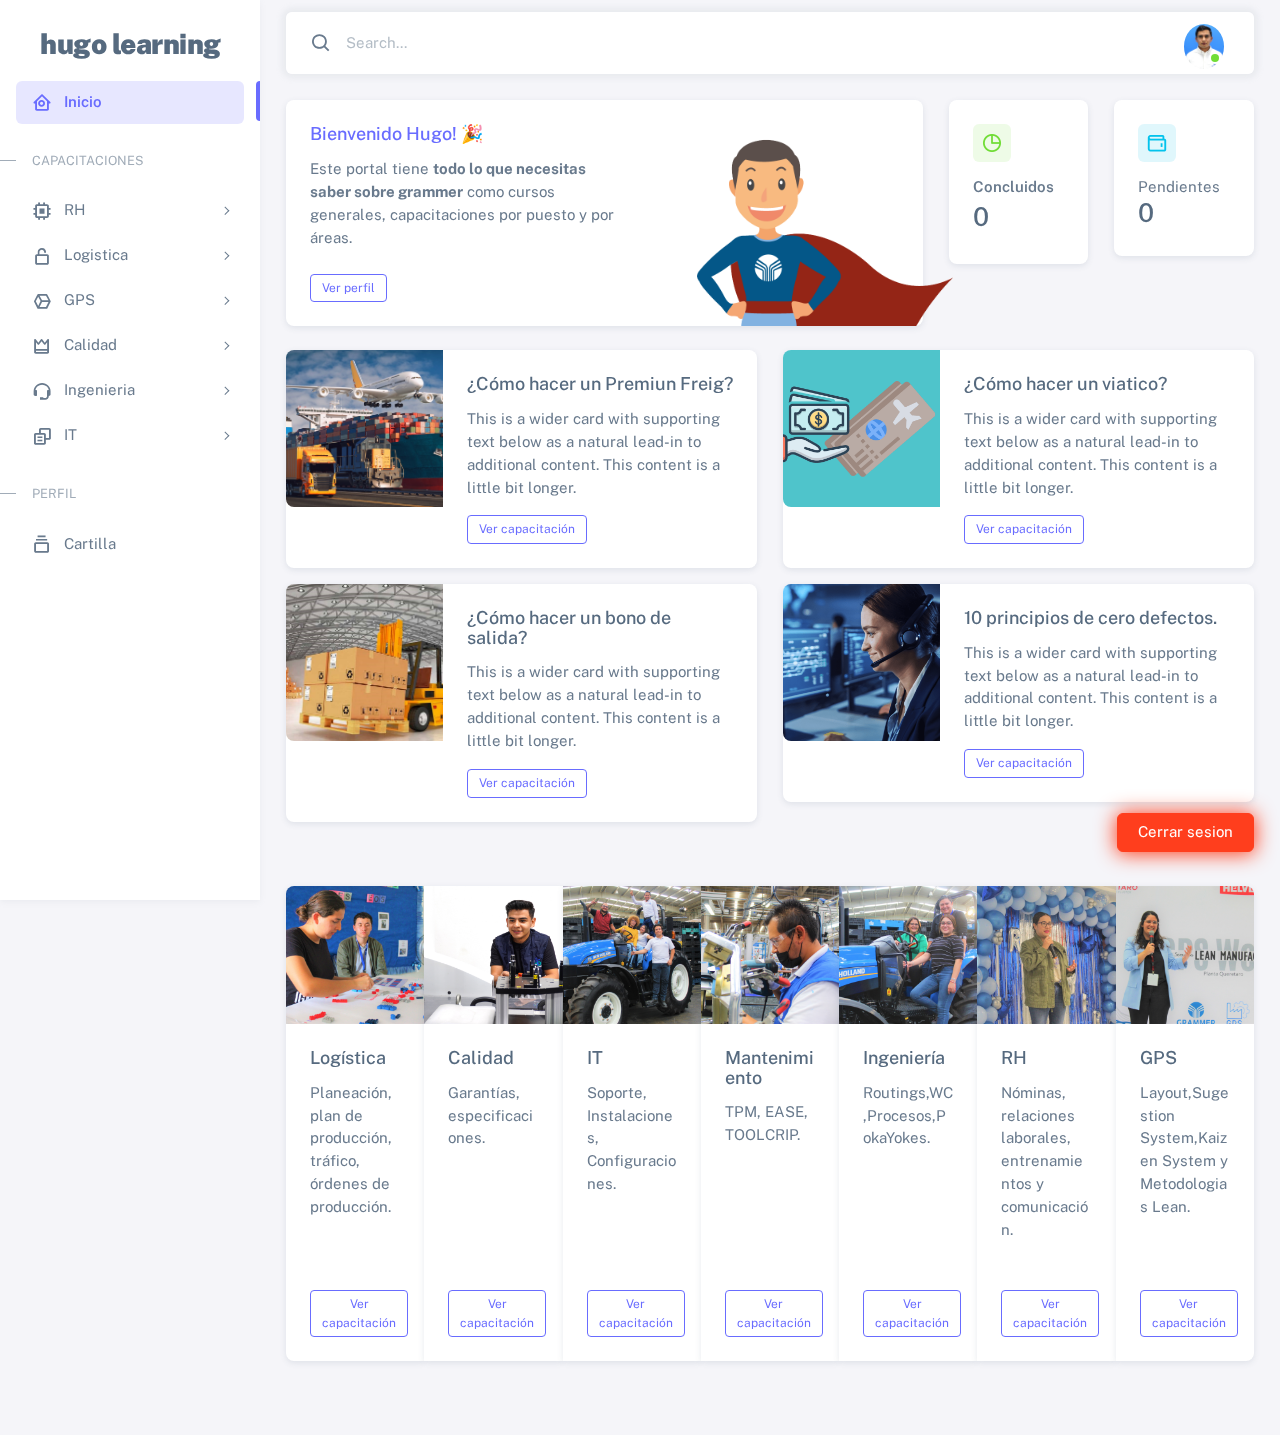
<file: index.html>
<!DOCTYPE html>

<html
        lang="en"
        class="light-style layout-menu-fixed"
        dir="ltr"
        data-theme="theme-default"
        data-assets-path="assets/"
        data-template="vertical-menu-template-free"
>
<head>
    <meta charset="utf-8"/>
    <meta
            name="viewport"
            content="width=device-width, initial-scale=1.0, user-scalable=no, minimum-scale=1.0, maximum-scale=1.0"
    />

    <title>Hugo Learning</title>

    <meta name="description" content=""/>

    <!-- Favicon -->
    <link rel="icon" type="image/x-icon" href="images/icono/iconosup.png" />

    <!-- Fonts -->
    <link rel="preconnect" href="https://fonts.googleapis.com"/>
    <link rel="preconnect" href="https://fonts.gstatic.com" crossorigin/>
    <link
            href="https://fonts.googleapis.com/css2?family=Public+Sans:ital,wght@0,300;0,400;0,500;0,600;0,700;1,300;1,400;1,500;1,600;1,700&display=swap"
            rel="stylesheet"
    />

    <!-- Icons. Uncomment required icon fonts -->
    <link rel="stylesheet" href="assets/vendor/fonts/boxicons.css"/>

    <!-- Core CSS -->
    <link rel="stylesheet" href="assets/vendor/css/core.css" class="template-customizer-core-css"/>
    <link rel="stylesheet" href="assets/vendor/css/theme-default.css" class="template-customizer-theme-css"/>
    <link rel="stylesheet" href="assets/css/demo.css"/>

    <!-- Vendors CSS -->
    <link rel="stylesheet" href="assets/vendor/libs/perfect-scrollbar/perfect-scrollbar.css"/>

    <link rel="stylesheet" href="assets/vendor/libs/apex-charts/apex-charts.css"/>

    <!-- Page CSS -->

    <!-- Helpers -->
    <script src="assets/vendor/js/helpers.js"></script>

    <!--! Template customizer & Theme config files MUST be included after core stylesheets and helpers.js in the <head> section -->
    <!--? Config:  Mandatory theme config file contain global vars & default theme options, Set your preferred theme option in this file.  -->
    <script src="assets/js/config.js"></script>
</head>

<body>
<!-- Layout wrapper -->
<div class="layout-wrapper layout-content-navbar">
    <div class="layout-container">
        <!-- Menu -->

        <aside id="layout-menu" class="layout-menu menu-vertical menu bg-menu-theme">
            <div class="app-brand demo">
                <a href="index.html" class="app-brand-link">
              <span class="app-brand-logo demo">

              </span>
                    <span class="app-brand-text demo menu-text fw-bolder ms-2">Hugo Learning</span>
                </a>

                <a href="javascript:void(0);" class="layout-menu-toggle menu-link text-large ms-auto d-block d-xl-none">
                    <i class="bx bx-chevron-left bx-sm align-middle"></i>
                </a>
            </div>

            <div class="menu-inner-shadow"></div>

            <ul class="menu-inner py-1">
                <!-- Dashboard -->
                <li class="menu-item active">
                    <a href="index.html" class="menu-link">
                        <i class="menu-icon tf-icons bx bx-home-circle"></i>
                        <div data-i18n="Analytics">Inicio</div>
                    </a>
                </li>

                <li class="menu-header small text-uppercase">
                    <span class="menu-header-text">Capacitaciones</span>
                </li>
                <li class="menu-item">
                    <a href="javascript:void(0);" class="menu-link menu-toggle">
                        <i class="menu-icon tf-icons bx bx-chip"></i>
                        <div data-i18n="Account Settings">RH</div>
                    </a>
                    <ul class="menu-sub">
                        <li class="menu-item">
                            <a href="pages-account-settings-account.html" class="menu-link">
                                <div data-i18n="Account">Nominas</div>
                            </a>
                        </li>
                        <li class="menu-item">
                            <a href="pages-account-settings-notifications.html" class="menu-link">
                                <div data-i18n="Notifications">Relaciones laborales</div>
                            </a>
                        </li>
                        <li class="menu-item">
                            <a href="pages-account-settings-connections.html" class="menu-link">
                                <div data-i18n="Connections">Entrenamiento</div>
                            </a>
                        </li>
                    </ul>
                </li>
                <li class="menu-item">
                    <a href="javascript:void(0);" class="menu-link menu-toggle">
                        <i class="menu-icon tf-icons bx bx-lock-open-alt"></i>
                        <div data-i18n="Authentications">Logistica</div>
                    </a>
                    <ul class="menu-sub">
                        <li class="menu-item">
                            <a href="capacitacion.html" class="menu-link" target="_blank">
                                <div data-i18n="Basic">Trafico</div>
                            </a>
                        </li>
                        <li class="menu-item">
                            <a href="auth-register-basic.html" class="menu-link" target="_blank">
                                <div data-i18n="Basic">Planeadores</div>
                            </a>
                        </li>
                        <li class="menu-item">
                            <a href="auth-forgot-password-basic.html" class="menu-link">
                                <div data-i18n="Basic">Almacen</div>
                            </a>
                        </li>
                    </ul>
                </li>
                <li class="menu-item">
                    <a href="javascript:void(0);" class="menu-link menu-toggle">
                        <i class="menu-icon tf-icons bx bx-cube-alt"></i>
                        <div data-i18n="Misc">GPS</div>
                    </a>
                    <ul class="menu-sub">
                        <li class="menu-item">
                            <a href="pages-misc-error.html" class="menu-link">
                                <div data-i18n="Error">Ingeniero de GPS</div>
                            </a>
                        </li>
                        <li class="menu-item">
                            <a href="pages-misc-under-maintenance.html" class="menu-link">
                                <div data-i18n="Under Maintenance">Practicante de GPS</div>
                            </a>
                        </li>
                    </ul>
                </li>
                <li class="menu-item">
                    <a href="javascript:void(0);" class="menu-link menu-toggle">
                        <i class="menu-icon tf-icons bx bx-crown"></i>
                        <div data-i18n="Misc">Calidad</div>
                    </a>
                    <ul class="menu-sub">
                        <li class="menu-item">
                            <a href="pages-misc-error.html" class="menu-link">
                                <div data-i18n="Error">Error</div>
                            </a>
                        </li>
                        <li class="menu-item">
                            <a href="pages-misc-under-maintenance.html" class="menu-link">
                                <div data-i18n="Under Maintenance">Under Maintenance</div>
                            </a>
                        </li>
                    </ul>
                </li>
                <li class="menu-item">
                    <a href="javascript:void(0);" class="menu-link menu-toggle">
                        <i class="menu-icon tf-icons bx bx-support"></i>
                        <div data-i18n="Misc">Ingenieria</div>
                    </a>
                    <ul class="menu-sub">
                        <li class="menu-item">
                            <a href="pages-misc-error.html" class="menu-link">
                                <div data-i18n="Error">Error</div>
                            </a>
                        </li>
                        <li class="menu-item">
                            <a href="pages-misc-under-maintenance.html" class="menu-link">
                                <div data-i18n="Under Maintenance">Under Maintenance</div>
                            </a>
                        </li>
                    </ul>
                </li>
                <li class="menu-item">
                    <a href="javascript:void(0);" class="menu-link menu-toggle">
                        <i class="menu-icon tf-icons bx bx-copy-alt"></i>
                        <div data-i18n="Misc">IT</div>
                    </a>
                    <ul class="menu-sub">
                        <li class="menu-item">
                            <a href="pages-misc-error.html" class="menu-link">
                                <div data-i18n="Error">Error</div>
                            </a>
                        </li>
                        <li class="menu-item">
                            <a href="pages-misc-under-maintenance.html" class="menu-link">
                                <div data-i18n="Under Maintenance">Under Maintenance</div>
                            </a>
                        </li>
                    </ul>
                </li>
                <!-- Components -->
                <li class="menu-header small text-uppercase"><span class="menu-header-text">Perfil</span></li>
                <!-- Cards -->
                <li class="menu-item">
                    <a href="cards-basic.html" class="menu-link">
                        <i class="menu-icon tf-icons bx bx-collection"></i>
                        <div data-i18n="Basic">Cartilla</div>
                    </a>
                </li>

            </ul>
        </aside>
        <!-- / Menu -->

        <!-- Layout container -->
        <div class="layout-page">
            <!-- Navbar -->

            <nav
                    class="layout-navbar container-xxl navbar navbar-expand-xl navbar-detached align-items-center bg-navbar-theme"
                    id="layout-navbar"
            >
                <div class="layout-menu-toggle navbar-nav align-items-xl-center me-3 me-xl-0 d-xl-none">
                    <a class="nav-item nav-link px-0 me-xl-4" href="javascript:void(0)">
                        <i class="bx bx-menu bx-sm"></i>
                    </a>
                </div>

                <div class="navbar-nav-right d-flex align-items-center" id="navbar-collapse">
                    <!-- Search -->
                    <div class="navbar-nav align-items-center">
                        <div class="nav-item d-flex align-items-center">
                            <i class="bx bx-search fs-4 lh-0"></i>
                            <input
                                    type="text"
                                    class="form-control border-0 shadow-none"
                                    placeholder="Search..."
                                    aria-label="Search..."
                            />
                        </div>
                    </div>
                    <!-- /Search -->

                    <ul class="navbar-nav flex-row align-items-center ms-auto">
                        <!-- Place this tag where you want the button to render. -->

                        <!-- User -->
                        <li class="nav-item navbar-dropdown dropdown-user dropdown">
                            <a class="nav-link dropdown-toggle hide-arrow" href="javascript:void(0);"
                               data-bs-toggle="dropdown">
                                <div class="avatar avatar-online">
                                    <img src="images/00030292.png" alt class="w-px-40 h-auto rounded-circle"/>
                                </div>
                            </a>
                            <ul class="dropdown-menu dropdown-menu-end">
                                <li>
                                    <a class="dropdown-item" href="#">
                                        <div class="d-flex">
                                            <div class="flex-shrink-0 me-3">
                                                <div class="avatar avatar-online">
                                                    <img src="images/00030292.png" alt
                                                         class="w-px-40 h-auto rounded-circle"/>
                                                </div>
                                            </div>
                                            <div class="flex-grow-1">
                                                <span class="fw-semibold d-block">Señor Hugo</span>
                                                <small class="text-muted">Admin</small>
                                            </div>
                                        </div>
                                    </a>
                                </li>
                                <li>
                                    <div class="dropdown-divider"></div>
                                </li>
                                <li>
                                    <a class="dropdown-item" href="#">
                                        <i class="bx bx-user me-2"></i>
                                        <span class="align-middle">Mi perfil</span>
                                    </a>
                                </li>
                                <li>
                                    <a class="dropdown-item" href="#">
                                        <i class="bx bx-cog me-2"></i>
                                        <span class="align-middle">Configuraciones</span>
                                    </a>
                                </li>
                                <li>
                                    <div class="dropdown-divider"></div>
                                </li>
                                <li>
                                    <a class="dropdown-item" href="auth-login-basic.html">
                                        <i class="bx bx-power-off me-2"></i>
                                        <span class="align-middle">Cerrar sesion</span>
                                    </a>
                                </li>
                            </ul>
                        </li>
                        <!--/ User -->
                    </ul>
                </div>
            </nav>

            <!-- / Navbar -->

            <!-- Content wrapper -->
            <div class="content-wrapper">
                <!-- Content -->

                <div class="container-xxl flex-grow-1 container-p-y">
                    <div class="row">

                        <div class="col-lg-8 mb-4 order-0">
                            <div class="card">
                                <div class="d-flex align-items-end row">
                                    <div class="col-sm-7">
                                        <div class="card-body">
                                            <h5 class="card-title text-primary">Bienvenido Hugo! 🎉</h5>
                                            <p class="mb-4">
                                                Este portal tiene <span class="fw-bold">todo lo que necesitas saber sobre grammer</span>
                                                 como cursos generales, capacitaciones por puesto y por áreas.
                                            </p>

                                            <a href="javascript:;" class="btn btn-sm btn-outline-primary">Ver perfil</a>
                                        </div>
                                    </div>
                                    <div class="col-sm-5 text-center text-sm-left">
                                        <div class="card-body pb-0 px-0 px-md-4">
                                            <img
                                                    src="images/supergramito.png"
                                                    height="190"
                                                    alt="View Badge User"
                                                    data-app-dark-img="illustrations/man-with-laptop-dark.png"
                                                    data-app-light-img="illustrations/man-with-laptop-light.png"
                                            />
                                        </div>
                                    </div>
                                </div>
                            </div>
                        </div>

                        <div class="col-lg-4 col-md-4 order-1">
                            <div class="row">
                                <div class="col-lg-6 col-md-12 col-6 mb-4">
                                    <div class="card">
                                        <div class="card-body">
                                            <div class="card-title d-flex align-items-start justify-content-between">
                                                <div class="avatar flex-shrink-0">
                                                    <img
                                                            src="assets/img/icons/unicons/chart-success.png"
                                                            alt="chart success"
                                                            class="rounded"
                                                    />
                                                </div>
                                            </div>
                                            <span class="fw-semibold d-block mb-1">Concluidos</span>
                                            <h3 class="card-title mb-2">0</h3>
                                        </div>
                                    </div>
                                </div>
                                <div class="col-lg-6 col-md-12 col-6 mb-4">
                                    <div class="card">
                                        <div class="card-body">
                                            <div class="card-title d-flex align-items-start justify-content-between">
                                                <div class="avatar flex-shrink-0">
                                                    <img
                                                            src="assets/img/icons/unicons/wallet-info.png"
                                                            alt="Credit Card"
                                                            class="rounded"
                                                    />
                                                </div>
                                            </div>
                                            <span>Pendientes</span>
                                            <h3 class="card-title text-nowrap mb-1">0</h3>
                                        </div>
                                    </div>
                                </div>
                            </div>
                        </div>
                    </div>

                    <div class="row mb-5">

                        <div class="col-md-6">
                            <div class="card mb-3">
                                <div class="row g-0">
                                    <div class="col-md-4">
                                        <img class="card-img card-img-left" src="images/premiunfreig.jpg"
                                             alt="Card image"/>
                                    </div>
                                    <div class="col-md-8">
                                        <div class="card-body">
                                            <h5 class="card-title">¿Cómo hacer un Premiun Freig?</h5>
                                            <p class="card-text">
                                                This is a wider card with supporting text below as a natural lead-in to
                                                additional content.
                                                This content is a little bit longer.
                                            </p>
                                            <a href="" class="btn btn-sm btn-outline-primary">Ver capacitación</a>
                                        </div>
                                    </div>
                                </div>
                            </div>
                        </div>

                        <div class="col-md-6">
                            <div class="card mb-3">
                                <div class="row g-0">
                                    <div class="col-md-4">
                                        <img class="card-img card-img-left" src="images/viaticos.png"
                                             alt="Card image"/>
                                    </div>
                                    <div class="col-md-8">
                                        <div class="card-body">
                                            <h5 class="card-title">¿Cómo hacer un viatico?</h5>
                                            <p class="card-text">
                                                This is a wider card with supporting text below as a natural lead-in to
                                                additional content.
                                                This content is a little bit longer.
                                            </p>
                                            <a href="" class="btn btn-sm btn-outline-primary">Ver capacitación</a>
                                        </div>
                                    </div>
                                </div>
                            </div>
                        </div>


                        <div class="col-md-6">
                            <div class="card mb-3">
                                <div class="row g-0">
                                    <div class="col-md-4">
                                        <img class="card-img card-img-left" src="images/bonosalida.png"
                                             alt="Card image"/>
                                    </div>
                                    <div class="col-md-8">
                                        <div class="card-body">
                                            <h5 class="card-title">¿Cómo hacer un bono de salida?</h5>
                                            <p class="card-text">
                                                This is a wider card with supporting text below as a natural lead-in to
                                                additional content.
                                                This content is a little bit longer.
                                            </p>
                                            <a href="" class="btn btn-sm btn-outline-primary">Ver capacitación</a>
                                        </div>
                                    </div>
                                </div>
                            </div>
                        </div>


                        <div class="col-md-6">
                            <div class="card mb-3">
                                <div class="row g-0">
                                    <div class="col-md-4">
                                        <img class="card-img card-img-left" src="images/soporteit.png"
                                             alt="Card image"/>
                                    </div>
                                    <div class="col-md-8">
                                        <div class="card-body">
                                            <h5 class="card-title">10 principios de cero defectos.</h5>
                                            <p class="card-text">
                                                This is a wider card with supporting text below as a natural lead-in to
                                                additional content.
                                                This content is a little bit longer.
                                            </p>
                                            <a href="" class="btn btn-sm btn-outline-primary">Ver capacitación</a>
                                        </div>
                                    </div>
                                </div>
                            </div>
                        </div>

                    </div>


                    <div class="card-group mb-5">
                        <div class="card">
                            <img class="card-img-top" src="images/logistica.png" alt="Card image cap" />
                            <div class="card-body">
                                <h5 class="card-title">Logística</h5>
                                <p class="card-text">
                                    Planeación, plan de producción, tráfico, órdenes de producción.
                                </p>
                            </div>
                            <div class="card-footer">
                                <a href="" class="btn btn-sm btn-outline-primary">Ver capacitación</a>
                            </div>
                        </div>
                        <div class="card">
                            <img class="card-img-top" src="images/calidad.png" alt="Card image cap" />
                            <div class="card-body">
                                <h5 class="card-title">Calidad</h5>
                                <p class="card-text">
                                    Garantías, especificaciones.
                                </p>
                            </div>
                            <div class="card-footer">
                                <a href="" class="btn btn-sm btn-outline-primary">Ver capacitación</a>
                            </div>
                        </div>
                        <div class="card">
                            <img class="card-img-top" src="images/it.png" alt="Card image cap" />
                            <div class="card-body">
                                <h5 class="card-title">IT</h5>
                                <p class="card-text">
                                    Soporte, Instalaciones, Configuraciones.
                                </p>
                            </div>
                            <div class="card-footer">
                                <a href="" class="btn btn-sm btn-outline-primary">Ver capacitación</a>
                            </div>
                        </div>
                        <div class="card">
                            <img class="card-img-top" src="images/mantenimiento.png" alt="Card image cap" />
                            <div class="card-body">
                                <h5 class="card-title">Mantenimiento</h5>
                                <p class="card-text">
                                    TPM, EASE, TOOLCRIP.
                                </p>
                            </div>
                            <div class="card-footer">
                                <a href="" class="btn btn-sm btn-outline-primary">Ver capacitación</a>
                            </div>
                        </div>
                        <div class="card">
                            <img class="card-img-top" src="images/ingenieria.png" alt="Card image cap" />
                            <div class="card-body">
                                <h5 class="card-title">Ingeniería</h5>
                                <p class="card-text">
                                    Routings,WC,Procesos,PokaYokes.
                                </p>
                            </div>
                            <div class="card-footer">
                                <a href="" class="btn btn-sm btn-outline-primary">Ver capacitación</a>
                            </div>
                        </div>
                        <div class="card">
                            <img class="card-img-top" src="images/rh.png" alt="Card image cap" />
                            <div class="card-body">
                                <h5 class="card-title">RH</h5>
                                <p class="card-text">
                                    Nóminas, relaciones laborales, entrenamientos y comunicación.
                                </p>
                            </div>
                            <div class="card-footer">
                                <a href="" class="btn btn-sm btn-outline-primary">Ver capacitación</a>
                            </div>
                        </div>
                        <div class="card">
                            <img class="card-img-top" src="images/gps.png" alt="Card image cap" />
                            <div class="card-body">
                                <h5 class="card-title">GPS</h5>
                                <p class="card-text">
                                    Layout,Sugestion System,Kaizen System y Metodologias Lean.
                                </p>
                            </div>
                            <div class="card-footer">
                                <a href="" class="btn btn-sm btn-outline-primary">Ver capacitación</a>
                            </div>
                        </div>
                    </div>


                </div>
                <!-- / Content -->


                <div class="content-backdrop fade"></div>
            </div>
            <!-- Content wrapper -->
        </div>
        <!-- / Layout page -->
    </div>

    <!-- Overlay -->
    <div class="layout-overlay layout-menu-toggle"></div>
</div>
<!-- / Layout wrapper -->

<div class="buy-now">
    <a
            href="https://themeselection.com/products/sneat-bootstrap-html-admin-template/"
            target="_blank"
            class="btn btn-danger btn-buy-now"
    >Cerrar sesion</a
    >
</div>

<!-- Core JS -->
<!-- build:js assets/vendor/js/core.js -->
<script src="assets/vendor/libs/jquery/jquery.js"></script>
<script src="assets/vendor/libs/popper/popper.js"></script>
<script src="assets/vendor/js/bootstrap.js"></script>
<script src="assets/vendor/libs/perfect-scrollbar/perfect-scrollbar.js"></script>

<script src="assets/vendor/js/menu.js"></script>
<!-- endbuild -->

<!-- Vendors JS -->
<script src="assets/vendor/libs/apex-charts/apexcharts.js"></script>

<!-- Main JS -->
<script src="assets/js/main.js"></script>

<!-- Page JS -->
<script src="assets/js/dashboards-analytics.js"></script>

<!-- Place this tag in your head or just before your close body tag. -->
<script async defer src="https://buttons.github.io/buttons.js"></script>
</body>
</html>
</file>
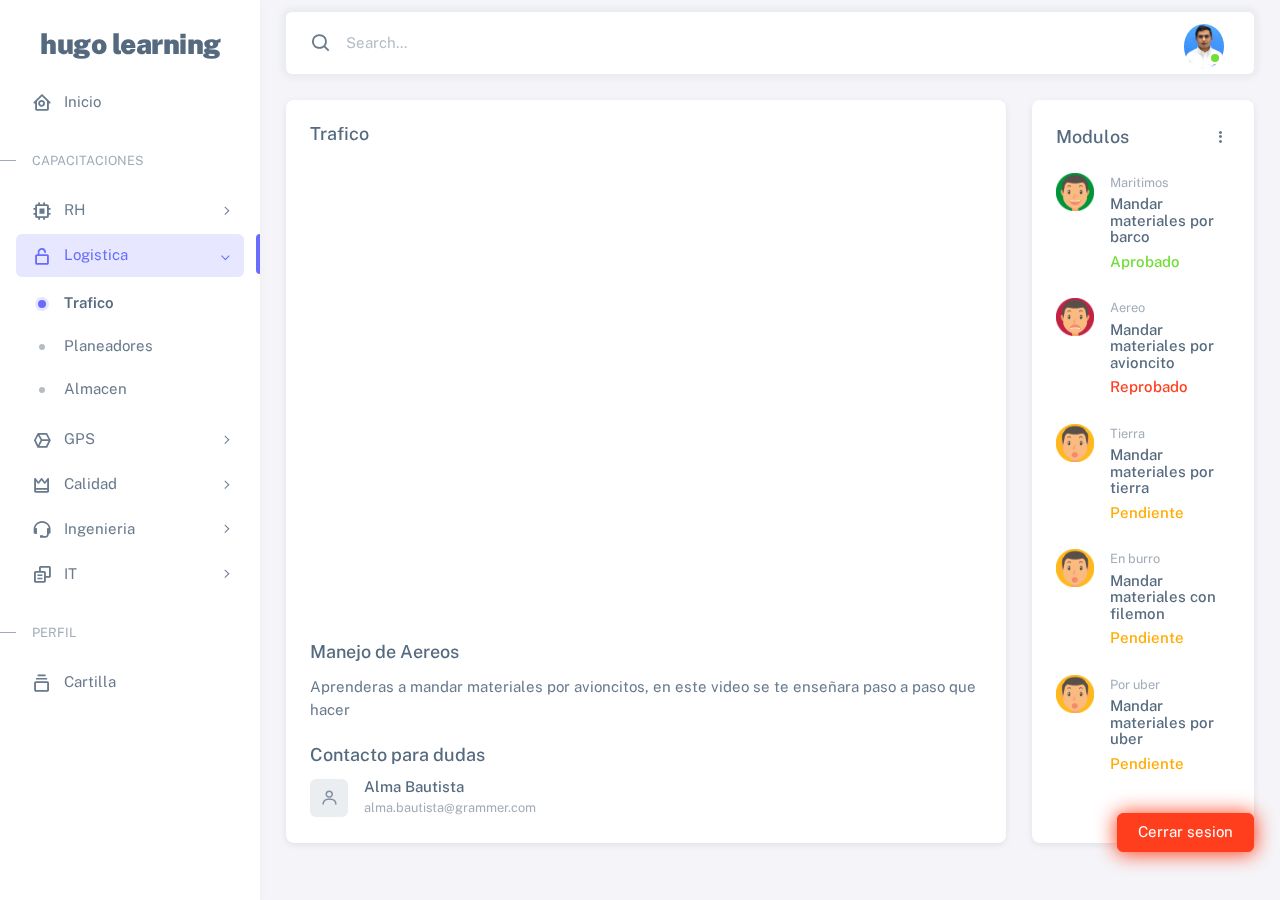
<file: capacitacion.html>
<!DOCTYPE html>

<html
  lang="en"
  class="light-style layout-menu-fixed"
  dir="ltr"
  data-theme="theme-default"
  data-assets-path="assets/"
  data-template="vertical-menu-template-free"
>
  <head>
    <meta charset="utf-8" />
    <meta
      name="viewport"
      content="width=device-width, initial-scale=1.0, user-scalable=no, minimum-scale=1.0, maximum-scale=1.0"
    />

    <title>Hugo Learning</title>

    <meta name="description" content="" />

    <!-- Favicon -->
    <link rel="icon" type="image/x-icon" href="images/icono/iconosup.png" />

    <!-- Fonts -->
    <link rel="preconnect" href="https://fonts.googleapis.com" />
    <link rel="preconnect" href="https://fonts.gstatic.com" crossorigin />
    <link
      href="https://fonts.googleapis.com/css2?family=Public+Sans:ital,wght@0,300;0,400;0,500;0,600;0,700;1,300;1,400;1,500;1,600;1,700&display=swap"
      rel="stylesheet"
    />

    <!-- Icons. Uncomment required icon fonts -->
    <link rel="stylesheet" href="assets/vendor/fonts/boxicons.css" />

    <!-- Core CSS -->
    <link rel="stylesheet" href="assets/vendor/css/core.css" class="template-customizer-core-css" />
    <link rel="stylesheet" href="assets/vendor/css/theme-default.css" class="template-customizer-theme-css" />
    <link rel="stylesheet" href="assets/css/demo.css" />

    <!-- Vendors CSS -->
    <link rel="stylesheet" href="assets/vendor/libs/perfect-scrollbar/perfect-scrollbar.css" />

    <link rel="stylesheet" href="assets/vendor/libs/apex-charts/apex-charts.css" />

    <!-- Page CSS -->

    <!-- Helpers -->
    <script src="assets/vendor/js/helpers.js"></script>

    <!--! Template customizer & Theme config files MUST be included after core stylesheets and helpers.js in the <head> section -->
    <!--? Config:  Mandatory theme config file contain global vars & default theme options, Set your preferred theme option in this file.  -->
    <script src="assets/js/config.js"></script>
  </head>

  <body>
    <!-- Layout wrapper -->
    <div class="layout-wrapper layout-content-navbar">
      <div class="layout-container">
        <!-- Menu -->

        <aside id="layout-menu" class="layout-menu menu-vertical menu bg-menu-theme">
          <div class="app-brand demo">
            <a href="index.html" class="app-brand-link">
              <span class="app-brand-logo demo">

              </span>
              <span class="app-brand-text demo menu-text fw-bolder ms-2">Hugo Learning</span>
            </a>

            <a href="javascript:void(0);" class="layout-menu-toggle menu-link text-large ms-auto d-block d-xl-none">
              <i class="bx bx-chevron-left bx-sm align-middle"></i>
            </a>
          </div>

          <div class="menu-inner-shadow"></div>

          <ul class="menu-inner py-1">
            <!-- Dashboard -->
            <li class="menu-item">
              <a href="index.html" class="menu-link">
                <i class="menu-icon tf-icons bx bx-home-circle"></i>
                <div data-i18n="Analytics">Inicio</div>
              </a>
            </li>

            <li class="menu-header small text-uppercase">
              <span class="menu-header-text">Capacitaciones</span>
            </li>
            <li class="menu-item">
              <a href="javascript:void(0);" class="menu-link menu-toggle">
                <i class="menu-icon tf-icons bx bx-chip"></i>
                <div data-i18n="Account Settings">RH</div>
              </a>
              <ul class="menu-sub">
                <li class="menu-item">
                  <a href="pages-account-settings-account.html" class="menu-link">
                    <div data-i18n="Account">Nominas</div>
                  </a>
                </li>
                <li class="menu-item">
                  <a href="pages-account-settings-notifications.html" class="menu-link">
                    <div data-i18n="Notifications">Relaciones laborales</div>
                  </a>
                </li>
                <li class="menu-item">
                  <a href="pages-account-settings-connections.html" class="menu-link">
                    <div data-i18n="Connections">Entrenamiento</div>
                  </a>
                </li>
              </ul>
            </li>
            <li class="menu-item active open">
              <a href="javascript:void(0);" class="menu-link menu-toggle">
                <i class="menu-icon tf-icons bx bx-lock-open-alt"></i>
                <div data-i18n="Authentications">Logistica</div>
              </a>
              <ul class="menu-sub">
                <li class="menu-item active">
                  <a href="auth-login-basic.html" class="menu-link" target="_blank">
                    <div data-i18n="Basic">Trafico</div>
                  </a>
                </li>
                <li class="menu-item">
                  <a href="auth-register-basic.html" class="menu-link" target="_blank">
                    <div data-i18n="Basic">Planeadores</div>
                  </a>
                </li>
                <li class="menu-item">
                  <a href="auth-forgot-password-basic.html" class="menu-link" target="_blank">
                    <div data-i18n="Basic">Almacen</div>
                  </a>
                </li>
              </ul>
            </li>
            <li class="menu-item">
              <a href="javascript:void(0);" class="menu-link menu-toggle">
                <i class="menu-icon tf-icons bx bx-cube-alt"></i>
                <div data-i18n="Misc">GPS</div>
              </a>
              <ul class="menu-sub">
                <li class="menu-item">
                  <a href="pages-misc-error.html" class="menu-link">
                    <div data-i18n="Error">Ingeniero de GPS</div>
                  </a>
                </li>
                <li class="menu-item">
                  <a href="pages-misc-under-maintenance.html" class="menu-link">
                    <div data-i18n="Under Maintenance">Practicante de GPS</div>
                  </a>
                </li>
              </ul>
            </li>
            <li class="menu-item">
              <a href="javascript:void(0);" class="menu-link menu-toggle">
                <i class="menu-icon tf-icons bx bx-crown"></i>
                <div data-i18n="Misc">Calidad</div>
              </a>
              <ul class="menu-sub">
                <li class="menu-item">
                  <a href="pages-misc-error.html" class="menu-link">
                    <div data-i18n="Error">Error</div>
                  </a>
                </li>
                <li class="menu-item">
                  <a href="pages-misc-under-maintenance.html" class="menu-link">
                    <div data-i18n="Under Maintenance">Under Maintenance</div>
                  </a>
                </li>
              </ul>
            </li>
            <li class="menu-item">
              <a href="javascript:void(0);" class="menu-link menu-toggle">
                <i class="menu-icon tf-icons bx bx-support"></i>
                <div data-i18n="Misc">Ingenieria</div>
              </a>
              <ul class="menu-sub">
                <li class="menu-item">
                  <a href="pages-misc-error.html" class="menu-link">
                    <div data-i18n="Error">Error</div>
                  </a>
                </li>
                <li class="menu-item">
                  <a href="pages-misc-under-maintenance.html" class="menu-link">
                    <div data-i18n="Under Maintenance">Under Maintenance</div>
                  </a>
                </li>
              </ul>
            </li>
            <li class="menu-item">
              <a href="javascript:void(0);" class="menu-link menu-toggle">
                <i class="menu-icon tf-icons bx bx-copy-alt"></i>
                <div data-i18n="Misc">IT</div>
              </a>
              <ul class="menu-sub">
                <li class="menu-item">
                  <a href="pages-misc-error.html" class="menu-link">
                    <div data-i18n="Error">Error</div>
                  </a>
                </li>
                <li class="menu-item">
                  <a href="pages-misc-under-maintenance.html" class="menu-link">
                    <div data-i18n="Under Maintenance">Under Maintenance</div>
                  </a>
                </li>
              </ul>
            </li>
            <!-- Components -->
            <li class="menu-header small text-uppercase"><span class="menu-header-text">Perfil</span></li>
            <!-- Cards -->
            <li class="menu-item">
              <a href="cards-basic.html" class="menu-link">
                <i class="menu-icon tf-icons bx bx-collection"></i>
                <div data-i18n="Basic">Cartilla</div>
              </a>
            </li>

          </ul>
        </aside>
        <!-- / Menu -->

        <!-- Layout container -->
        <div class="layout-page">
          <!-- Navbar -->

          <nav
                  class="layout-navbar container-xxl navbar navbar-expand-xl navbar-detached align-items-center bg-navbar-theme"
                  id="layout-navbar"
          >
            <div class="layout-menu-toggle navbar-nav align-items-xl-center me-3 me-xl-0 d-xl-none">
              <a class="nav-item nav-link px-0 me-xl-4" href="javascript:void(0)">
                <i class="bx bx-menu bx-sm"></i>
              </a>
            </div>

            <div class="navbar-nav-right d-flex align-items-center" id="navbar-collapse">
              <!-- Search -->
              <div class="navbar-nav align-items-center">
                <div class="nav-item d-flex align-items-center">
                  <i class="bx bx-search fs-4 lh-0"></i>
                  <input
                          type="text"
                          class="form-control border-0 shadow-none"
                          placeholder="Search..."
                          aria-label="Search..."
                  />
                </div>
              </div>
              <!-- /Search -->

              <ul class="navbar-nav flex-row align-items-center ms-auto">
                <!-- Place this tag where you want the button to render. -->

                <!-- User -->
                <li class="nav-item navbar-dropdown dropdown-user dropdown">
                  <a class="nav-link dropdown-toggle hide-arrow" href="javascript:void(0);"
                     data-bs-toggle="dropdown">
                    <div class="avatar avatar-online">
                      <img src="images/00030292.png" alt class="w-px-40 h-auto rounded-circle"/>
                    </div>
                  </a>
                  <ul class="dropdown-menu dropdown-menu-end">
                    <li>
                      <a class="dropdown-item" href="#">
                        <div class="d-flex">
                          <div class="flex-shrink-0 me-3">
                            <div class="avatar avatar-online">
                              <img src="images/00030292.png" alt
                                   class="w-px-40 h-auto rounded-circle"/>
                            </div>
                          </div>
                          <div class="flex-grow-1">
                            <span class="fw-semibold d-block">Señor Hugo</span>
                            <small class="text-muted">Admin</small>
                          </div>
                        </div>
                      </a>
                    </li>
                    <li>
                      <div class="dropdown-divider"></div>
                    </li>
                    <li>
                      <a class="dropdown-item" href="#">
                        <i class="bx bx-user me-2"></i>
                        <span class="align-middle">Mi perfil</span>
                      </a>
                    </li>
                    <li>
                      <a class="dropdown-item" href="#">
                        <i class="bx bx-cog me-2"></i>
                        <span class="align-middle">Configuraciones</span>
                      </a>
                    </li>
                    <li>
                      <div class="dropdown-divider"></div>
                    </li>
                    <li>
                      <a class="dropdown-item" href="auth-login-basic.html">
                        <i class="bx bx-power-off me-2"></i>
                        <span class="align-middle">Cerrar sesion</span>
                      </a>
                    </li>
                  </ul>
                </li>
                <!--/ User -->
              </ul>
            </div>
          </nav>

          <!-- / Navbar -->

          <!-- Content wrapper -->
          <div class="content-wrapper">
            <!-- Content -->

            <div class="container-xxl flex-grow-1 container-p-y">

              <div class="row">
                <!-- Order Statistics -->
                <div class="col-md-9 col-lg-9 col-xl-9 order-0 mb-4">
                  <div class="card h-100">
                    <div class="card-header d-flex align-items-center justify-content-between pb-0">
                      <div class="card-title mb-4">
                        <h5 class="m-0 me-2">Trafico</h5>
                      </div>
                    </div>
                    <div class="card-body">
                      <div class="d-flex flex-column align-items-center gap-1" style="height: 50vh;">
                        <iframe style="width: 100%; height: 100%;" src="https://www.youtube.com/embed/0O4CLgXvbjU?si=U8G4zX68-SxHwcA0" title="YouTube video player" frameborder="0" allow="accelerometer; autoplay; clipboard-write; encrypted-media; gyroscope; picture-in-picture; web-share" referrerpolicy="strict-origin-when-cross-origin" allowfullscreen></iframe>
                      </div>
                      <h5 class="card-title mt-4">Manejo de Aereos</h5>
                      <p class="card-text">
                        Aprenderas a mandar materiales por avioncitos, en este video se te enseñara paso a paso que hacer
                      </p>
                      <h5 class="card-title mt-4">Contacto para dudas</h5>
                      <ul class="p-0 m-0">
                        <li class="d-flex">
                          <div class="avatar flex-shrink-0 me-3">
                            <span class="avatar-initial rounded bg-label-secondary"
                              ><i class="bx bx-user"></i
                            ></span>
                          </div>
                          <div class="d-flex w-100 flex-wrap align-items-center justify-content-between gap-2">
                            <div class="me-2">
                              <h6 class="mb-0">Alma Bautista</h6>
                              <small class="text-muted">alma.bautista@grammer.com</small>
                            </div>
                          </div>
                        </li>
                      </ul>
                    </div>
                  </div>
                </div>
                <!--/ Order Statistics -->

                <!-- Transactions -->
                <div class="col-md-3 col-lg-3 order-2 mb-4">
                  <div class="card h-100">
                    <div class="card-header d-flex align-items-center justify-content-between">
                      <h5 class="card-title m-0 me-2">Modulos</h5>
                      <div class="dropdown">
                        <button
                          class="btn p-0"
                          type="button"
                          id="transactionID"
                          data-bs-toggle="dropdown"
                          aria-haspopup="true"
                          aria-expanded="false"
                        >
                          <i class="bx bx-dots-vertical-rounded"></i>
                        </button>
                        <div class="dropdown-menu dropdown-menu-end" aria-labelledby="transactionID">
                          <a class="dropdown-item" href="javascript:void(0);">Last 28 Days</a>
                          <a class="dropdown-item" href="javascript:void(0);">Last Month</a>
                          <a class="dropdown-item" href="javascript:void(0);">Last Year</a>
                        </div>
                      </div>
                    </div>
                    <div class="card-body">
                      <ul class="p-0 m-0">
                        <li class="d-flex mb-4 pb-1">
                          <div class="avatar flex-shrink-0 me-3">
                            <img src="images/semaforo/verde.png" alt="User" class="rounded" />
                          </div>
                          <div class="d-flex w-100 flex-wrap align-items-center justify-content-between gap-2">
                            <div class="me-2">
                              <small class="text-muted d-block mb-1">Maritimos</small>
                              <h6 class="mb-0">Mandar materiales por barco</h6>
                            </div>
                            <div class="user-progress d-flex align-items-center gap-1">
                              <h6 class="mb-0 text-success">Aprobado</h6>
                            </div>
                          </div>
                        </li>
                        <li class="d-flex mb-4 pb-1">
                          <div class="avatar flex-shrink-0 me-3">
                            <img src="images/semaforo/rojo.png" alt="User" class="rounded" />
                          </div>
                          <div class="d-flex w-100 flex-wrap align-items-center justify-content-between gap-2">
                            <div class="me-2">
                              <small class="text-muted d-block mb-1">Aereo</small>
                              <h6 class="mb-0">Mandar materiales por avioncito</h6>
                            </div>
                            <div class="user-progress d-flex align-items-center gap-1">
                              <h6 class="mb-0 text-danger">Reprobado</h6>
                            </div>
                          </div>
                        </li>
                        <li class="d-flex mb-4 pb-1">
                          <div class="avatar flex-shrink-0 me-3">
                            <img src="images/semaforo/amarillo.png" alt="User" class="rounded" />
                          </div>
                          <div class="d-flex w-100 flex-wrap align-items-center justify-content-between gap-2">
                            <div class="me-2">
                              <small class="text-muted d-block mb-1">Tierra</small>
                              <h6 class="mb-0">Mandar materiales por tierra</h6>
                            </div>
                            <div class="user-progress d-flex align-items-center gap-1">
                              <h6 class="mb-0 text-warning">Pendiente</h6>
                            </div>
                          </div>
                        </li>
                        <li class="d-flex mb-4 pb-1">
                          <div class="avatar flex-shrink-0 me-3">
                            <img src="images/semaforo/amarillo.png" alt="User" class="rounded" />
                          </div>
                          <div class="d-flex w-100 flex-wrap align-items-center justify-content-between gap-2">
                            <div class="me-2">
                              <small class="text-muted d-block mb-1">En burro</small>
                              <h6 class="mb-0">Mandar materiales con filemon</h6>
                            </div>
                            <div class="user-progress d-flex align-items-center gap-1">
                              <h6 class="mb-0 text-warning">Pendiente</h6>
                            </div>
                          </div>
                        </li>
                        <li class="d-flex mb-4 pb-1">
                          <div class="avatar flex-shrink-0 me-3">
                            <img src="images/semaforo/amarillo.png" alt="User" class="rounded" />
                          </div>
                          <div class="d-flex w-100 flex-wrap align-items-center justify-content-between gap-2">
                            <div class="me-2">
                              <small class="text-muted d-block mb-1">Por uber</small>
                              <h6 class="mb-0">Mandar materiales por uber</h6>
                            </div>
                            <div class="user-progress d-flex align-items-center gap-1">
                              <h6 class="mb-0 text-warning">Pendiente</h6>
                            </div>
                          </div>
                        </li>
                      </ul>
                    </div>
                  </div>
                </div>
                <!--/ Transactions -->
              </div>
            </div>
            <!-- / Content -->

            <div class="content-backdrop fade"></div>
          </div>
          <!-- Content wrapper -->
        </div>
        <!-- / Layout page -->
      </div>

      <!-- Overlay -->
      <div class="layout-overlay layout-menu-toggle"></div>
    </div>
    <!-- / Layout wrapper -->

    <div class="buy-now">
      <a
              href="https://themeselection.com/products/sneat-bootstrap-html-admin-template/"
              target="_blank"
              class="btn btn-danger btn-buy-now"
      >Cerrar sesion</a
      >
    </div>

    <!-- Core JS -->
    <!-- build:js assets/vendor/js/core.js -->
    <script src="assets/vendor/libs/jquery/jquery.js"></script>
    <script src="assets/vendor/libs/popper/popper.js"></script>
    <script src="assets/vendor/js/bootstrap.js"></script>
    <script src="assets/vendor/libs/perfect-scrollbar/perfect-scrollbar.js"></script>

    <script src="assets/vendor/js/menu.js"></script>
    <!-- endbuild -->

    <!-- Vendors JS -->
    <script src="assets/vendor/libs/apex-charts/apexcharts.js"></script>

    <!-- Main JS -->
    <script src="assets/js/main.js"></script>

    <!-- Page JS -->
    <script src="assets/js/dashboards-analytics.js"></script>

    <!-- Place this tag in your head or just before your close body tag. -->
    <script async defer src="https://buttons.github.io/buttons.js"></script>
  </body>
</html>
</file>
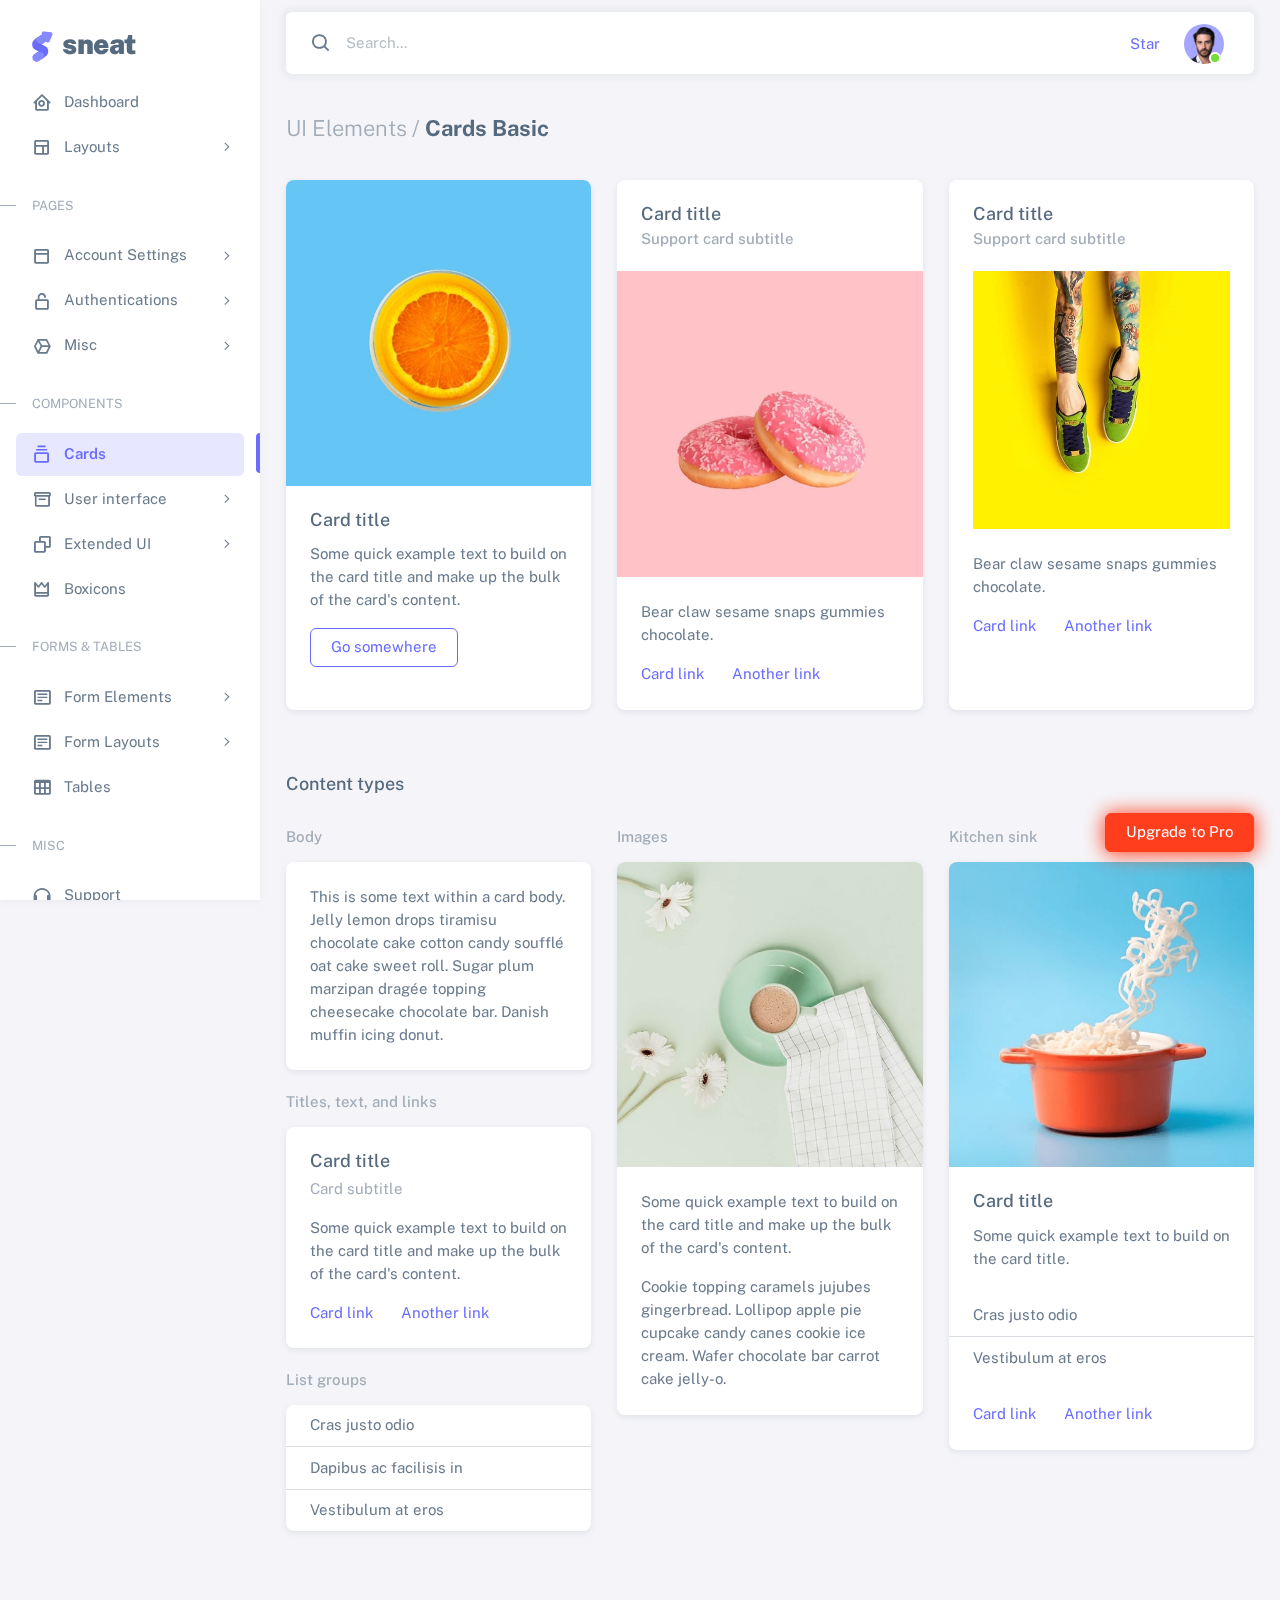
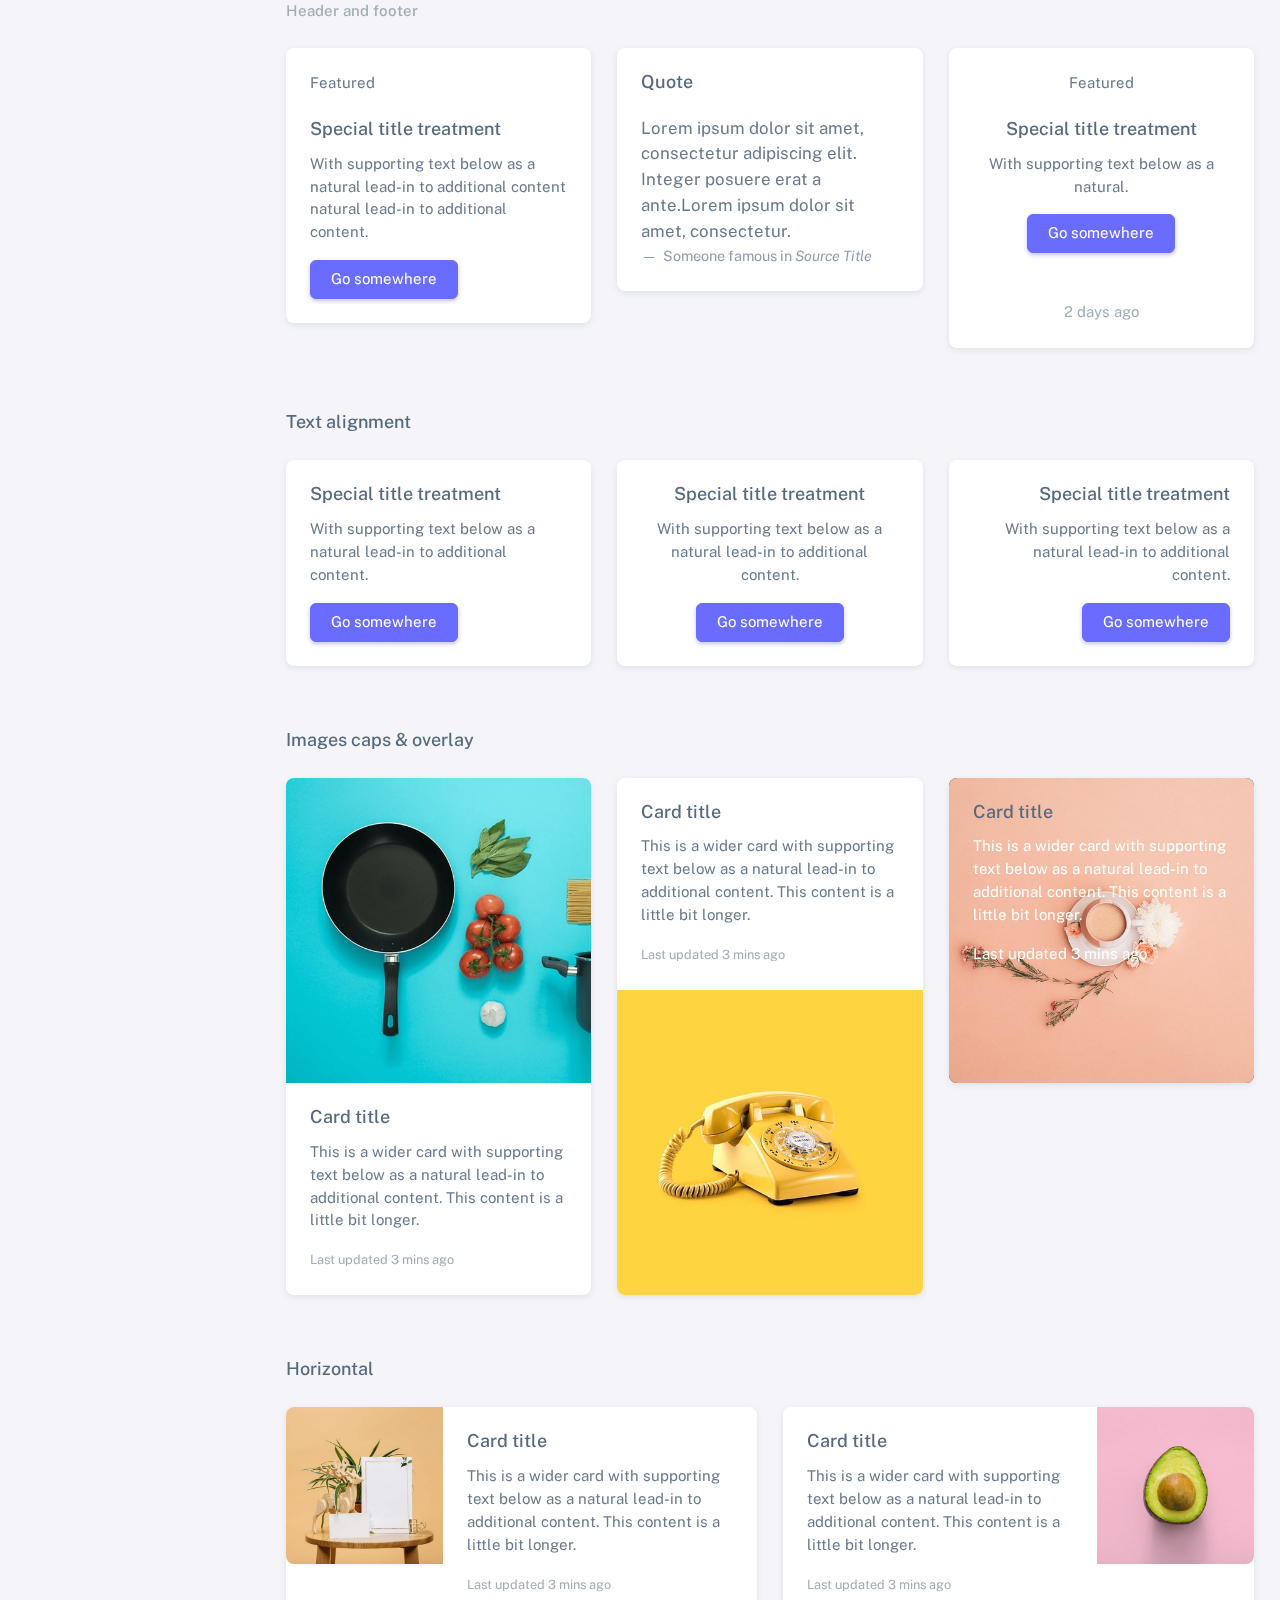
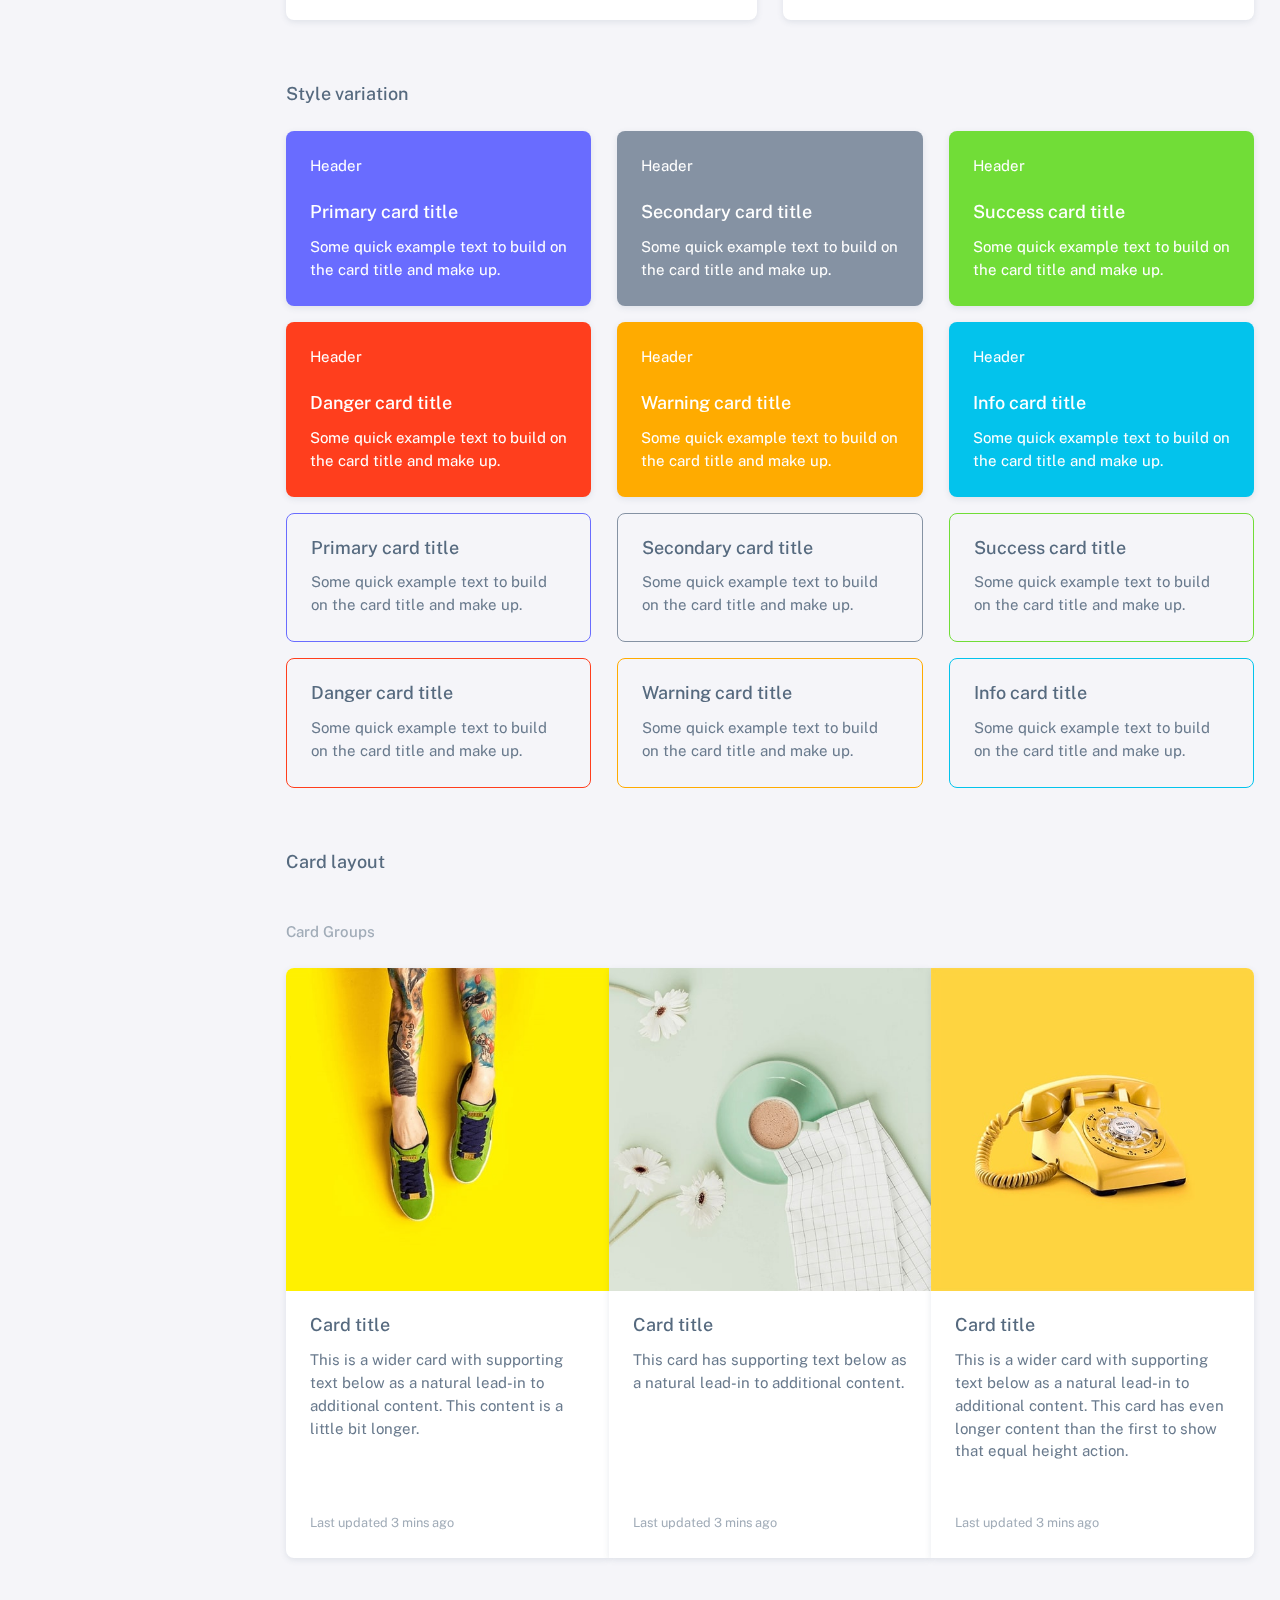
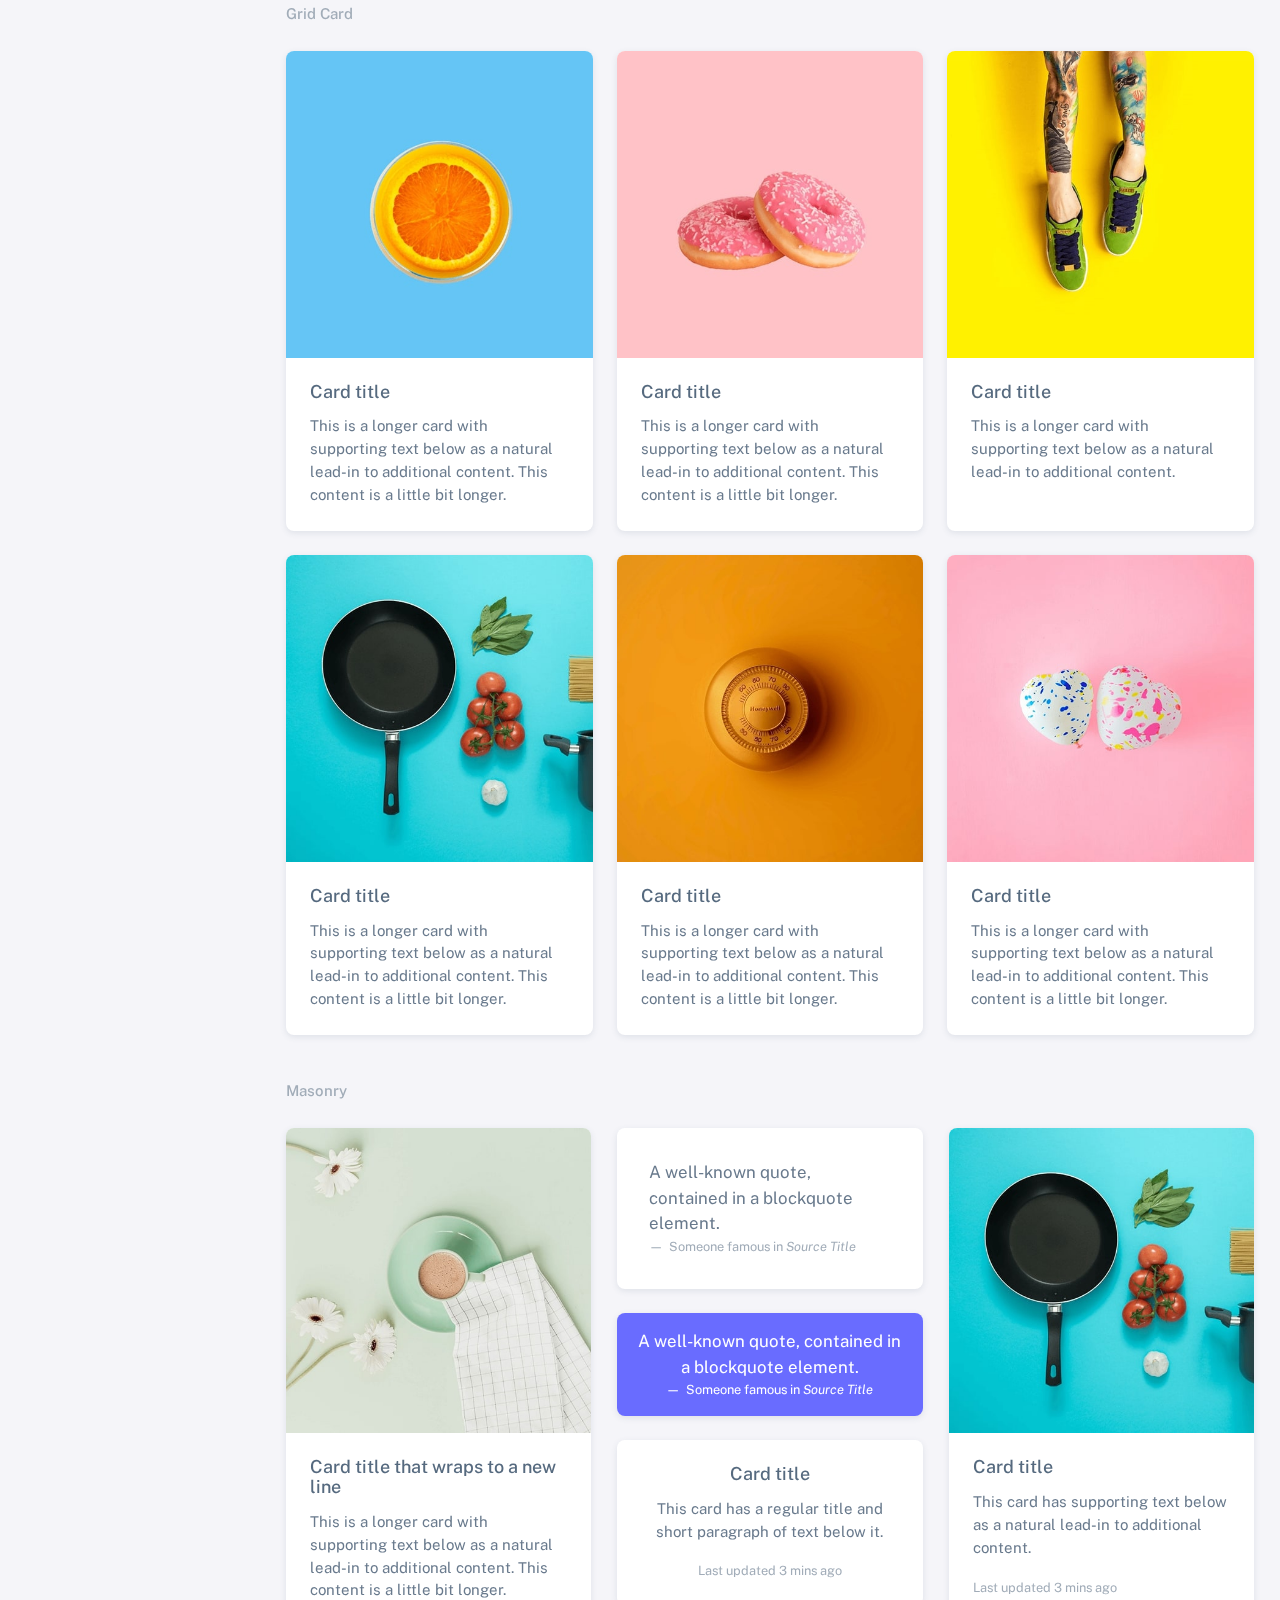
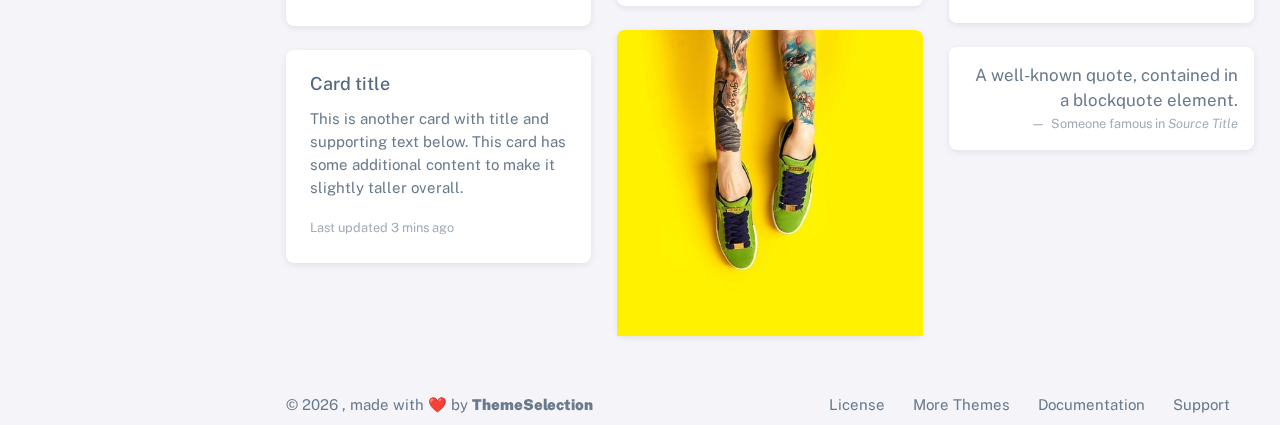
<file: cards-basic.html>
<!DOCTYPE html>

<html
  lang="en"
  class="light-style layout-menu-fixed"
  dir="ltr"
  data-theme="theme-default"
  data-assets-path="../assets/"
  data-template="vertical-menu-template-free"
>
  <head>
    <meta charset="utf-8" />
    <meta
      name="viewport"
      content="width=device-width, initial-scale=1.0, user-scalable=no, minimum-scale=1.0, maximum-scale=1.0"
    />

    <title>Hugo Learning</title>

    <meta name="description" content="" />

    <!-- Favicon -->
    <link rel="icon" type="image/x-icon" href="assets/img/favicon/favicon.ico" />

    <!-- Fonts -->
    <link rel="preconnect" href="https://fonts.googleapis.com" />
    <link rel="preconnect" href="https://fonts.gstatic.com" crossorigin />
    <link
      href="https://fonts.googleapis.com/css2?family=Public+Sans:ital,wght@0,300;0,400;0,500;0,600;0,700;1,300;1,400;1,500;1,600;1,700&display=swap"
      rel="stylesheet"
    />

    <!-- Icons. Uncomment required icon fonts -->
    <link rel="stylesheet" href="assets/vendor/fonts/boxicons.css" />

    <!-- Core CSS -->
    <link rel="stylesheet" href="assets/vendor/css/core.css" class="template-customizer-core-css" />
    <link rel="stylesheet" href="assets/vendor/css/theme-default.css" class="template-customizer-theme-css" />
    <link rel="stylesheet" href="assets/css/demo.css" />

    <!-- Vendors CSS -->
    <link rel="stylesheet" href="assets/vendor/libs/perfect-scrollbar/perfect-scrollbar.css" />

    <!-- Page CSS -->

    <!-- Helpers -->
    <script src="assets/vendor/js/helpers.js"></script>

    <!--! Template customizer & Theme config files MUST be included after core stylesheets and helpers.js in the <head> section -->
    <!--? Config:  Mandatory theme config file contain global vars & default theme options, Set your preferred theme option in this file.  -->
    <script src="assets/js/config.js"></script>
  </head>

  <body>
    <!-- Layout wrapper -->
    <div class="layout-wrapper layout-content-navbar">
      <div class="layout-container">
        <!-- Menu -->

        <aside id="layout-menu" class="layout-menu menu-vertical menu bg-menu-theme">
          <div class="app-brand demo">
            <a href="index.html" class="app-brand-link">
              <span class="app-brand-logo demo">
                <svg
                  width="25"
                  viewBox="0 0 25 42"
                  version="1.1"
                  xmlns="http://www.w3.org/2000/svg"
                  xmlns:xlink="http://www.w3.org/1999/xlink"
                >
                  <defs>
                    <path
                      d="M13.7918663,0.358365126 L3.39788168,7.44174259 C0.566865006,9.69408886 -0.379795268,12.4788597 0.557900856,15.7960551 C0.68998853,16.2305145 1.09562888,17.7872135 3.12357076,19.2293357 C3.8146334,19.7207684 5.32369333,20.3834223 7.65075054,21.2172976 L7.59773219,21.2525164 L2.63468769,24.5493413 C0.445452254,26.3002124 0.0884951797,28.5083815 1.56381646,31.1738486 C2.83770406,32.8170431 5.20850219,33.2640127 7.09180128,32.5391577 C8.347334,32.0559211 11.4559176,30.0011079 16.4175519,26.3747182 C18.0338572,24.4997857 18.6973423,22.4544883 18.4080071,20.2388261 C17.963753,17.5346866 16.1776345,15.5799961 13.0496516,14.3747546 L10.9194936,13.4715819 L18.6192054,7.984237 L13.7918663,0.358365126 Z"
                      id="path-1"
                    ></path>
                    <path
                      d="M5.47320593,6.00457225 C4.05321814,8.216144 4.36334763,10.0722806 6.40359441,11.5729822 C8.61520715,12.571656 10.0999176,13.2171421 10.8577257,13.5094407 L15.5088241,14.433041 L18.6192054,7.984237 C15.5364148,3.11535317 13.9273018,0.573395879 13.7918663,0.358365126 C13.5790555,0.511491653 10.8061687,2.3935607 5.47320593,6.00457225 Z"
                      id="path-3"
                    ></path>
                    <path
                      d="M7.50063644,21.2294429 L12.3234468,23.3159332 C14.1688022,24.7579751 14.397098,26.4880487 13.008334,28.506154 C11.6195701,30.5242593 10.3099883,31.790241 9.07958868,32.3040991 C5.78142938,33.4346997 4.13234973,34 4.13234973,34 C4.13234973,34 2.75489982,33.0538207 2.37032616e-14,31.1614621 C-0.55822714,27.8186216 -0.55822714,26.0572515 -4.05231404e-15,25.8773518 C0.83734071,25.6075023 2.77988457,22.8248993 3.3049379,22.52991 C3.65497346,22.3332504 5.05353963,21.8997614 7.50063644,21.2294429 Z"
                      id="path-4"
                    ></path>
                    <path
                      d="M20.6,7.13333333 L25.6,13.8 C26.2627417,14.6836556 26.0836556,15.9372583 25.2,16.6 C24.8538077,16.8596443 24.4327404,17 24,17 L14,17 C12.8954305,17 12,16.1045695 12,15 C12,14.5672596 12.1403557,14.1461923 12.4,13.8 L17.4,7.13333333 C18.0627417,6.24967773 19.3163444,6.07059163 20.2,6.73333333 C20.3516113,6.84704183 20.4862915,6.981722 20.6,7.13333333 Z"
                      id="path-5"
                    ></path>
                  </defs>
                  <g id="g-app-brand" stroke="none" stroke-width="1" fill="none" fill-rule="evenodd">
                    <g id="Brand-Logo" transform="translate(-27.000000, -15.000000)">
                      <g id="Icon" transform="translate(27.000000, 15.000000)">
                        <g id="Mask" transform="translate(0.000000, 8.000000)">
                          <mask id="mask-2" fill="white">
                            <use xlink:href="#path-1"></use>
                          </mask>
                          <use fill="#696cff" xlink:href="#path-1"></use>
                          <g id="Path-3" mask="url(#mask-2)">
                            <use fill="#696cff" xlink:href="#path-3"></use>
                            <use fill-opacity="0.2" fill="#FFFFFF" xlink:href="#path-3"></use>
                          </g>
                          <g id="Path-4" mask="url(#mask-2)">
                            <use fill="#696cff" xlink:href="#path-4"></use>
                            <use fill-opacity="0.2" fill="#FFFFFF" xlink:href="#path-4"></use>
                          </g>
                        </g>
                        <g
                          id="Triangle"
                          transform="translate(19.000000, 11.000000) rotate(-300.000000) translate(-19.000000, -11.000000) "
                        >
                          <use fill="#696cff" xlink:href="#path-5"></use>
                          <use fill-opacity="0.2" fill="#FFFFFF" xlink:href="#path-5"></use>
                        </g>
                      </g>
                    </g>
                  </g>
                </svg>
              </span>
              <span class="app-brand-text demo menu-text fw-bolder ms-2">Sneat</span>
            </a>

            <a href="javascript:void(0);" class="layout-menu-toggle menu-link text-large ms-auto d-block d-xl-none">
              <i class="bx bx-chevron-left bx-sm align-middle"></i>
            </a>
          </div>

          <div class="menu-inner-shadow"></div>

          <ul class="menu-inner py-1">
            <!-- Dashboard -->
            <li class="menu-item">
              <a href="index.html" class="menu-link">
                <i class="menu-icon tf-icons bx bx-home-circle"></i>
                <div data-i18n="Analytics">Dashboard</div>
              </a>
            </li>

            <!-- Layouts -->
            <li class="menu-item">
              <a href="javascript:void(0);" class="menu-link menu-toggle">
                <i class="menu-icon tf-icons bx bx-layout"></i>
                <div data-i18n="Layouts">Layouts</div>
              </a>

              <ul class="menu-sub">
                <li class="menu-item">
                  <a href="layouts-without-menu.html" class="menu-link">
                    <div data-i18n="Without menu">Without menu</div>
                  </a>
                </li>
                <li class="menu-item">
                  <a href="layouts-without-navbar.html" class="menu-link">
                    <div data-i18n="Without navbar">Without navbar</div>
                  </a>
                </li>
                <li class="menu-item">
                  <a href="layouts-container.html" class="menu-link">
                    <div data-i18n="Container">Container</div>
                  </a>
                </li>
                <li class="menu-item">
                  <a href="layouts-fluid.html" class="menu-link">
                    <div data-i18n="Fluid">Fluid</div>
                  </a>
                </li>
                <li class="menu-item">
                  <a href="layouts-blank.html" class="menu-link">
                    <div data-i18n="Blank">Blank</div>
                  </a>
                </li>
              </ul>
            </li>

            <li class="menu-header small text-uppercase">
              <span class="menu-header-text">Pages</span>
            </li>
            <li class="menu-item">
              <a href="javascript:void(0);" class="menu-link menu-toggle">
                <i class="menu-icon tf-icons bx bx-dock-top"></i>
                <div data-i18n="Account Settings">Account Settings</div>
              </a>
              <ul class="menu-sub">
                <li class="menu-item">
                  <a href="pages-account-settings-account.html" class="menu-link">
                    <div data-i18n="Account">Account</div>
                  </a>
                </li>
                <li class="menu-item">
                  <a href="pages-account-settings-notifications.html" class="menu-link">
                    <div data-i18n="Notifications">Notifications</div>
                  </a>
                </li>
                <li class="menu-item">
                  <a href="pages-account-settings-connections.html" class="menu-link">
                    <div data-i18n="Connections">Connections</div>
                  </a>
                </li>
              </ul>
            </li>
            <li class="menu-item">
              <a href="javascript:void(0);" class="menu-link menu-toggle">
                <i class="menu-icon tf-icons bx bx-lock-open-alt"></i>
                <div data-i18n="Authentications">Authentications</div>
              </a>
              <ul class="menu-sub">
                <li class="menu-item">
                  <a href="auth-login-basic.html" class="menu-link" target="_blank">
                    <div data-i18n="Basic">Login</div>
                  </a>
                </li>
                <li class="menu-item">
                  <a href="auth-register-basic.html" class="menu-link" target="_blank">
                    <div data-i18n="Basic">Register</div>
                  </a>
                </li>
                <li class="menu-item">
                  <a href="auth-forgot-password-basic.html" class="menu-link" target="_blank">
                    <div data-i18n="Basic">Forgot Password</div>
                  </a>
                </li>
              </ul>
            </li>
            <li class="menu-item">
              <a href="javascript:void(0);" class="menu-link menu-toggle">
                <i class="menu-icon tf-icons bx bx-cube-alt"></i>
                <div data-i18n="Misc">Misc</div>
              </a>
              <ul class="menu-sub">
                <li class="menu-item">
                  <a href="pages-misc-error.html" class="menu-link">
                    <div data-i18n="Error">Error</div>
                  </a>
                </li>
                <li class="menu-item">
                  <a href="pages-misc-under-maintenance.html" class="menu-link">
                    <div data-i18n="Under Maintenance">Under Maintenance</div>
                  </a>
                </li>
              </ul>
            </li>
            <!-- Components -->
            <li class="menu-header small text-uppercase"><span class="menu-header-text">Components</span></li>
            <!-- Cards -->
            <li class="menu-item active">
              <a href="cards-basic.html" class="menu-link">
                <i class="menu-icon tf-icons bx bx-collection"></i>
                <div data-i18n="Basic">Cards</div>
              </a>
            </li>
            <!-- User interface -->
            <li class="menu-item">
              <a href="javascript:void(0)" class="menu-link menu-toggle">
                <i class="menu-icon tf-icons bx bx-box"></i>
                <div data-i18n="User interface">User interface</div>
              </a>
              <ul class="menu-sub">
                <li class="menu-item">
                  <a href="ui-accordion.html" class="menu-link">
                    <div data-i18n="Accordion">Accordion</div>
                  </a>
                </li>
                <li class="menu-item">
                  <a href="ui-alerts.html" class="menu-link">
                    <div data-i18n="Alerts">Alerts</div>
                  </a>
                </li>
                <li class="menu-item">
                  <a href="ui-badges.html" class="menu-link">
                    <div data-i18n="Badges">Badges</div>
                  </a>
                </li>
                <li class="menu-item">
                  <a href="ui-buttons.html" class="menu-link">
                    <div data-i18n="Buttons">Buttons</div>
                  </a>
                </li>
                <li class="menu-item">
                  <a href="ui-carousel.html" class="menu-link">
                    <div data-i18n="Carousel">Carousel</div>
                  </a>
                </li>
                <li class="menu-item">
                  <a href="ui-collapse.html" class="menu-link">
                    <div data-i18n="Collapse">Collapse</div>
                  </a>
                </li>
                <li class="menu-item">
                  <a href="ui-dropdowns.html" class="menu-link">
                    <div data-i18n="Dropdowns">Dropdowns</div>
                  </a>
                </li>
                <li class="menu-item">
                  <a href="ui-footer.html" class="menu-link">
                    <div data-i18n="Footer">Footer</div>
                  </a>
                </li>
                <li class="menu-item">
                  <a href="ui-list-groups.html" class="menu-link">
                    <div data-i18n="List Groups">List groups</div>
                  </a>
                </li>
                <li class="menu-item">
                  <a href="ui-modals.html" class="menu-link">
                    <div data-i18n="Modals">Modals</div>
                  </a>
                </li>
                <li class="menu-item">
                  <a href="ui-navbar.html" class="menu-link">
                    <div data-i18n="Navbar">Navbar</div>
                  </a>
                </li>
                <li class="menu-item">
                  <a href="ui-offcanvas.html" class="menu-link">
                    <div data-i18n="Offcanvas">Offcanvas</div>
                  </a>
                </li>
                <li class="menu-item">
                  <a href="ui-pagination-breadcrumbs.html" class="menu-link">
                    <div data-i18n="Pagination &amp; Breadcrumbs">Pagination &amp; Breadcrumbs</div>
                  </a>
                </li>
                <li class="menu-item">
                  <a href="ui-progress.html" class="menu-link">
                    <div data-i18n="Progress">Progress</div>
                  </a>
                </li>
                <li class="menu-item">
                  <a href="ui-spinners.html" class="menu-link">
                    <div data-i18n="Spinners">Spinners</div>
                  </a>
                </li>
                <li class="menu-item">
                  <a href="ui-tabs-pills.html" class="menu-link">
                    <div data-i18n="Tabs &amp; Pills">Tabs &amp; Pills</div>
                  </a>
                </li>
                <li class="menu-item">
                  <a href="ui-toasts.html" class="menu-link">
                    <div data-i18n="Toasts">Toasts</div>
                  </a>
                </li>
                <li class="menu-item">
                  <a href="ui-tooltips-popovers.html" class="menu-link">
                    <div data-i18n="Tooltips & Popovers">Tooltips &amp; popovers</div>
                  </a>
                </li>
                <li class="menu-item">
                  <a href="ui-typography.html" class="menu-link">
                    <div data-i18n="Typography">Typography</div>
                  </a>
                </li>
              </ul>
            </li>

            <!-- Extended components -->
            <li class="menu-item">
              <a href="javascript:void(0)" class="menu-link menu-toggle">
                <i class="menu-icon tf-icons bx bx-copy"></i>
                <div data-i18n="Extended UI">Extended UI</div>
              </a>
              <ul class="menu-sub">
                <li class="menu-item">
                  <a href="extended-ui-perfect-scrollbar.html" class="menu-link">
                    <div data-i18n="Perfect Scrollbar">Perfect scrollbar</div>
                  </a>
                </li>
                <li class="menu-item">
                  <a href="extended-ui-text-divider.html" class="menu-link">
                    <div data-i18n="Text Divider">Text Divider</div>
                  </a>
                </li>
              </ul>
            </li>

            <li class="menu-item">
              <a href="icons-boxicons.html" class="menu-link">
                <i class="menu-icon tf-icons bx bx-crown"></i>
                <div data-i18n="Boxicons">Boxicons</div>
              </a>
            </li>

            <!-- Forms & Tables -->
            <li class="menu-header small text-uppercase"><span class="menu-header-text">Forms &amp; Tables</span></li>
            <!-- Forms -->
            <li class="menu-item">
              <a href="javascript:void(0);" class="menu-link menu-toggle">
                <i class="menu-icon tf-icons bx bx-detail"></i>
                <div data-i18n="Form Elements">Form Elements</div>
              </a>
              <ul class="menu-sub">
                <li class="menu-item">
                  <a href="forms-basic-inputs.html" class="menu-link">
                    <div data-i18n="Basic Inputs">Basic Inputs</div>
                  </a>
                </li>
                <li class="menu-item">
                  <a href="forms-input-groups.html" class="menu-link">
                    <div data-i18n="Input groups">Input groups</div>
                  </a>
                </li>
              </ul>
            </li>
            <li class="menu-item">
              <a href="javascript:void(0);" class="menu-link menu-toggle">
                <i class="menu-icon tf-icons bx bx-detail"></i>
                <div data-i18n="Form Layouts">Form Layouts</div>
              </a>
              <ul class="menu-sub">
                <li class="menu-item">
                  <a href="form-layouts-vertical.html" class="menu-link">
                    <div data-i18n="Vertical Form">Vertical Form</div>
                  </a>
                </li>
                <li class="menu-item">
                  <a href="form-layouts-horizontal.html" class="menu-link">
                    <div data-i18n="Horizontal Form">Horizontal Form</div>
                  </a>
                </li>
              </ul>
            </li>
            <!-- Tables -->
            <li class="menu-item">
              <a href="tables-basic.html" class="menu-link">
                <i class="menu-icon tf-icons bx bx-table"></i>
                <div data-i18n="Tables">Tables</div>
              </a>
            </li>
            <!-- Misc -->
            <li class="menu-header small text-uppercase"><span class="menu-header-text">Misc</span></li>
            <li class="menu-item">
              <a
                href="https://github.com/themeselection/sneat-html-admin-template-free/issues"
                target="_blank"
                class="menu-link"
              >
                <i class="menu-icon tf-icons bx bx-support"></i>
                <div data-i18n="Support">Support</div>
              </a>
            </li>
            <li class="menu-item">
              <a
                href="https://themeselection.com/demo/sneat-bootstrap-html-admin-template/documentation/"
                target="_blank"
                class="menu-link"
              >
                <i class="menu-icon tf-icons bx bx-file"></i>
                <div data-i18n="Documentation">Documentation</div>
              </a>
            </li>
          </ul>
        </aside>
        <!-- / Menu -->

        <!-- Layout container -->
        <div class="layout-page">
          <!-- Navbar -->

          <nav
            class="layout-navbar container-xxl navbar navbar-expand-xl navbar-detached align-items-center bg-navbar-theme"
            id="layout-navbar"
          >
            <div class="layout-menu-toggle navbar-nav align-items-xl-center me-3 me-xl-0 d-xl-none">
              <a class="nav-item nav-link px-0 me-xl-4" href="javascript:void(0)">
                <i class="bx bx-menu bx-sm"></i>
              </a>
            </div>

            <div class="navbar-nav-right d-flex align-items-center" id="navbar-collapse">
              <!-- Search -->
              <div class="navbar-nav align-items-center">
                <div class="nav-item d-flex align-items-center">
                  <i class="bx bx-search fs-4 lh-0"></i>
                  <input
                    type="text"
                    class="form-control border-0 shadow-none"
                    placeholder="Search..."
                    aria-label="Search..."
                  />
                </div>
              </div>
              <!-- /Search -->

              <ul class="navbar-nav flex-row align-items-center ms-auto">
                <!-- Place this tag where you want the button to render. -->
                <li class="nav-item lh-1 me-3">
                  <a
                    class="github-button"
                    href="https://github.com/themeselection/sneat-html-admin-template-free"
                    data-icon="octicon-star"
                    data-size="large"
                    data-show-count="true"
                    aria-label="Star themeselection/sneat-html-admin-template-free on GitHub"
                    >Star</a
                  >
                </li>

                <!-- User -->
                <li class="nav-item navbar-dropdown dropdown-user dropdown">
                  <a class="nav-link dropdown-toggle hide-arrow" href="javascript:void(0);" data-bs-toggle="dropdown">
                    <div class="avatar avatar-online">
                      <img src="assets/img/avatars/1.png" alt class="w-px-40 h-auto rounded-circle" />
                    </div>
                  </a>
                  <ul class="dropdown-menu dropdown-menu-end">
                    <li>
                      <a class="dropdown-item" href="#">
                        <div class="d-flex">
                          <div class="flex-shrink-0 me-3">
                            <div class="avatar avatar-online">
                              <img src="assets/img/avatars/1.png" alt class="w-px-40 h-auto rounded-circle" />
                            </div>
                          </div>
                          <div class="flex-grow-1">
                            <span class="fw-semibold d-block">John Doe</span>
                            <small class="text-muted">Admin</small>
                          </div>
                        </div>
                      </a>
                    </li>
                    <li>
                      <div class="dropdown-divider"></div>
                    </li>
                    <li>
                      <a class="dropdown-item" href="#">
                        <i class="bx bx-user me-2"></i>
                        <span class="align-middle">My Profile</span>
                      </a>
                    </li>
                    <li>
                      <a class="dropdown-item" href="#">
                        <i class="bx bx-cog me-2"></i>
                        <span class="align-middle">Settings</span>
                      </a>
                    </li>
                    <li>
                      <a class="dropdown-item" href="#">
                        <span class="d-flex align-items-center align-middle">
                          <i class="flex-shrink-0 bx bx-credit-card me-2"></i>
                          <span class="flex-grow-1 align-middle">Billing</span>
                          <span class="flex-shrink-0 badge badge-center rounded-pill bg-danger w-px-20 h-px-20">4</span>
                        </span>
                      </a>
                    </li>
                    <li>
                      <div class="dropdown-divider"></div>
                    </li>
                    <li>
                      <a class="dropdown-item" href="auth-login-basic.html">
                        <i class="bx bx-power-off me-2"></i>
                        <span class="align-middle">Log Out</span>
                      </a>
                    </li>
                  </ul>
                </li>
                <!--/ User -->
              </ul>
            </div>
          </nav>

          <!-- / Navbar -->

          <!-- Content wrapper -->
          <div class="content-wrapper">
            <!-- Content -->

            <div class="container-xxl flex-grow-1 container-p-y">
              <h4 class="fw-bold py-3 mb-4"><span class="text-muted fw-light">UI Elements /</span> Cards Basic</h4>

              <!-- Examples -->
              <div class="row mb-5">
                <div class="col-md-6 col-lg-4 mb-3">
                  <div class="card h-100">
                    <img class="card-img-top" src="assets/img/elements/2.jpg" alt="Card image cap" />
                    <div class="card-body">
                      <h5 class="card-title">Card title</h5>
                      <p class="card-text">
                        Some quick example text to build on the card title and make up the bulk of the card's content.
                      </p>
                      <a href="javascript:void(0)" class="btn btn-outline-primary">Go somewhere</a>
                    </div>
                  </div>
                </div>
                <div class="col-md-6 col-lg-4 mb-3">
                  <div class="card h-100">
                    <div class="card-body">
                      <h5 class="card-title">Card title</h5>
                      <h6 class="card-subtitle text-muted">Support card subtitle</h6>
                    </div>
                    <img class="img-fluid" src="assets/img/elements/13.jpg" alt="Card image cap" />
                    <div class="card-body">
                      <p class="card-text">Bear claw sesame snaps gummies chocolate.</p>
                      <a href="javascript:void(0);" class="card-link">Card link</a>
                      <a href="javascript:void(0);" class="card-link">Another link</a>
                    </div>
                  </div>
                </div>
                <div class="col-md-6 col-lg-4 mb-3">
                  <div class="card h-100">
                    <div class="card-body">
                      <h5 class="card-title">Card title</h5>
                      <h6 class="card-subtitle text-muted">Support card subtitle</h6>
                      <img
                        class="img-fluid d-flex mx-auto my-4"
                        src="assets/img/elements/4.jpg"
                        alt="Card image cap"
                      />
                      <p class="card-text">Bear claw sesame snaps gummies chocolate.</p>
                      <a href="javascript:void(0);" class="card-link">Card link</a>
                      <a href="javascript:void(0);" class="card-link">Another link</a>
                    </div>
                  </div>
                </div>
              </div>
              <!-- Examples -->

              <!-- Content types -->
              <h5 class="pb-1 mb-4">Content types</h5>

              <div class="row mb-5">
                <div class="col-md-6 col-lg-4">
                  <h6 class="mt-2 text-muted">Body</h6>
                  <div class="card mb-4">
                    <div class="card-body">
                      <p class="card-text">
                        This is some text within a card body. Jelly lemon drops tiramisu chocolate cake cotton candy
                        soufflé oat cake sweet roll. Sugar plum marzipan dragée topping cheesecake chocolate bar. Danish
                        muffin icing donut.
                      </p>
                    </div>
                  </div>
                  <h6 class="mt-2 text-muted">Titles, text, and links</h6>
                  <div class="card mb-4">
                    <div class="card-body">
                      <h5 class="card-title">Card title</h5>
                      <div class="card-subtitle text-muted mb-3">Card subtitle</div>
                      <p class="card-text">
                        Some quick example text to build on the card title and make up the bulk of the card's content.
                      </p>
                      <a href="javascript:void(0)" class="card-link">Card link</a>
                      <a href="javascript:void(0)" class="card-link">Another link</a>
                    </div>
                  </div>
                  <h6 class="mt-2 text-muted">List groups</h6>
                  <div class="card mb-4">
                    <ul class="list-group list-group-flush">
                      <li class="list-group-item">Cras justo odio</li>
                      <li class="list-group-item">Dapibus ac facilisis in</li>
                      <li class="list-group-item">Vestibulum at eros</li>
                    </ul>
                  </div>
                </div>
                <div class="col-md-6 col-lg-4">
                  <h6 class="mt-2 text-muted">Images</h6>
                  <div class="card mb-4">
                    <img class="card-img-top" src="assets/img/elements/5.jpg" alt="Card image cap" />
                    <div class="card-body">
                      <p class="card-text">
                        Some quick example text to build on the card title and make up the bulk of the card's content.
                      </p>
                      <p class="card-text">
                        Cookie topping caramels jujubes gingerbread. Lollipop apple pie cupcake candy canes cookie ice
                        cream. Wafer chocolate bar carrot cake jelly-o.
                      </p>
                    </div>
                  </div>
                </div>
                <div class="col-md-6 col-lg-4">
                  <h6 class="mt-2 text-muted">Kitchen sink</h6>
                  <div class="card">
                    <img class="card-img-top" src="assets/img/elements/7.jpg" alt="Card image cap" />
                    <div class="card-body">
                      <h5 class="card-title">Card title</h5>
                      <p class="card-text">Some quick example text to build on the card title.</p>
                    </div>
                    <ul class="list-group list-group-flush">
                      <li class="list-group-item">Cras justo odio</li>
                      <li class="list-group-item">Vestibulum at eros</li>
                    </ul>
                    <div class="card-body">
                      <a href="javascript:void(0)" class="card-link">Card link</a>
                      <a href="javascript:void(0)" class="card-link">Another link</a>
                    </div>
                  </div>
                </div>
              </div>

              <h6 class="pb-1 mb-4 text-muted">Header and footer</h6>
              <div class="row mb-5">
                <div class="col-md-6 col-lg-4 mb-3">
                  <div class="card">
                    <div class="card-header">Featured</div>
                    <div class="card-body">
                      <h5 class="card-title">Special title treatment</h5>
                      <p class="card-text">
                        With supporting text below as a natural lead-in to additional content natural lead-in to
                        additional content.
                      </p>
                      <a href="javascript:void(0)" class="btn btn-primary">Go somewhere</a>
                    </div>
                  </div>
                </div>
                <div class="col-md-6 col-lg-4 mb-3">
                  <div class="card">
                    <h5 class="card-header">Quote</h5>
                    <div class="card-body">
                      <blockquote class="blockquote mb-0">
                        <p>
                          Lorem ipsum dolor sit amet, consectetur adipiscing elit. Integer posuere erat a ante.Lorem
                          ipsum dolor sit amet, consectetur.
                        </p>
                        <footer class="blockquote-footer">
                          Someone famous in
                          <cite title="Source Title">Source Title</cite>
                        </footer>
                      </blockquote>
                    </div>
                  </div>
                </div>
                <div class="col-md-6 col-lg-4 mb-3">
                  <div class="card text-center">
                    <div class="card-header">Featured</div>
                    <div class="card-body">
                      <h5 class="card-title">Special title treatment</h5>
                      <p class="card-text">With supporting text below as a natural.</p>
                      <a href="javascript:void(0)" class="btn btn-primary">Go somewhere</a>
                    </div>
                    <div class="card-footer text-muted">2 days ago</div>
                  </div>
                </div>
              </div>
              <!--/ Content types -->

              <!-- Text alignment -->
              <h5 class="pb-1 mb-4">Text alignment</h5>
              <div class="row mb-5">
                <div class="col-md-6 col-lg-4">
                  <div class="card mb-3">
                    <div class="card-body">
                      <h5 class="card-title">Special title treatment</h5>
                      <p class="card-text">With supporting text below as a natural lead-in to additional content.</p>
                      <a href="javascript:void(0)" class="btn btn-primary">Go somewhere</a>
                    </div>
                  </div>
                </div>
                <div class="col-md-6 col-lg-4">
                  <div class="card text-center mb-3">
                    <div class="card-body">
                      <h5 class="card-title">Special title treatment</h5>
                      <p class="card-text">With supporting text below as a natural lead-in to additional content.</p>
                      <a href="javascript:void(0)" class="btn btn-primary">Go somewhere</a>
                    </div>
                  </div>
                </div>
                <div class="col-md-6 col-lg-4">
                  <div class="card text-end mb-3">
                    <div class="card-body">
                      <h5 class="card-title">Special title treatment</h5>
                      <p class="card-text">With supporting text below as a natural lead-in to additional content.</p>
                      <a href="javascript:void(0)" class="btn btn-primary">Go somewhere</a>
                    </div>
                  </div>
                </div>
              </div>
              <!--/ Text alignment -->

              <!-- Images -->
              <h5 class="pb-1 mb-4">Images caps & overlay</h5>
              <div class="row mb-5">
                <div class="col-md-6 col-xl-4">
                  <div class="card mb-3">
                    <img class="card-img-top" src="assets/img/elements/18.jpg" alt="Card image cap" />
                    <div class="card-body">
                      <h5 class="card-title">Card title</h5>
                      <p class="card-text">
                        This is a wider card with supporting text below as a natural lead-in to additional content. This
                        content is a little bit longer.
                      </p>
                      <p class="card-text">
                        <small class="text-muted">Last updated 3 mins ago</small>
                      </p>
                    </div>
                  </div>
                </div>
                <div class="col-md-6 col-xl-4">
                  <div class="card mb-3">
                    <div class="card-body">
                      <h5 class="card-title">Card title</h5>
                      <p class="card-text">
                        This is a wider card with supporting text below as a natural lead-in to additional content. This
                        content is a little bit longer.
                      </p>
                      <p class="card-text">
                        <small class="text-muted">Last updated 3 mins ago</small>
                      </p>
                    </div>
                    <img class="card-img-bottom" src="assets/img/elements/1.jpg" alt="Card image cap" />
                  </div>
                </div>
                <div class="col-md-6 col-xl-4">
                  <div class="card bg-dark border-0 text-white">
                    <img class="card-img" src="assets/img/elements/11.jpg" alt="Card image" />
                    <div class="card-img-overlay">
                      <h5 class="card-title">Card title</h5>
                      <p class="card-text">
                        This is a wider card with supporting text below as a natural lead-in to additional content. This
                        content is a little bit longer.
                      </p>
                      <p class="card-text">Last updated 3 mins ago</p>
                    </div>
                  </div>
                </div>
              </div>
              <!--/ Images -->

              <!-- Horizontal -->
              <h5 class="pb-1 mb-4">Horizontal</h5>
              <div class="row mb-5">
                <div class="col-md">
                  <div class="card mb-3">
                    <div class="row g-0">
                      <div class="col-md-4">
                        <img class="card-img card-img-left" src="assets/img/elements/12.jpg" alt="Card image" />
                      </div>
                      <div class="col-md-8">
                        <div class="card-body">
                          <h5 class="card-title">Card title</h5>
                          <p class="card-text">
                            This is a wider card with supporting text below as a natural lead-in to additional content.
                            This content is a little bit longer.
                          </p>
                          <p class="card-text"><small class="text-muted">Last updated 3 mins ago</small></p>
                        </div>
                      </div>
                    </div>
                  </div>
                </div>
                <div class="col-md">
                  <div class="card mb-3">
                    <div class="row g-0">
                      <div class="col-md-8">
                        <div class="card-body">
                          <h5 class="card-title">Card title</h5>
                          <p class="card-text">
                            This is a wider card with supporting text below as a natural lead-in to additional content.
                            This content is a little bit longer.
                          </p>
                          <p class="card-text"><small class="text-muted">Last updated 3 mins ago</small></p>
                        </div>
                      </div>
                      <div class="col-md-4">
                        <img class="card-img card-img-right" src="assets/img/elements/17.jpg" alt="Card image" />
                      </div>
                    </div>
                  </div>
                </div>
              </div>
              <!--/ Horizontal -->

              <!-- Style variation -->
              <h5 class="pb-1 mb-4">Style variation</h5>
              <div class="row">
                <div class="col-md-6 col-xl-4">
                  <div class="card bg-primary text-white mb-3">
                    <div class="card-header">Header</div>
                    <div class="card-body">
                      <h5 class="card-title text-white">Primary card title</h5>
                      <p class="card-text">Some quick example text to build on the card title and make up.</p>
                    </div>
                  </div>
                </div>
                <div class="col-md-6 col-xl-4">
                  <div class="card bg-secondary text-white mb-3">
                    <div class="card-header">Header</div>
                    <div class="card-body">
                      <h5 class="card-title text-white">Secondary card title</h5>
                      <p class="card-text">Some quick example text to build on the card title and make up.</p>
                    </div>
                  </div>
                </div>
                <div class="col-md-6 col-xl-4">
                  <div class="card bg-success text-white mb-3">
                    <div class="card-header">Header</div>
                    <div class="card-body">
                      <h5 class="card-title text-white">Success card title</h5>
                      <p class="card-text">Some quick example text to build on the card title and make up.</p>
                    </div>
                  </div>
                </div>
                <div class="col-md-6 col-xl-4">
                  <div class="card bg-danger text-white mb-3">
                    <div class="card-header">Header</div>
                    <div class="card-body">
                      <h5 class="card-title text-white">Danger card title</h5>
                      <p class="card-text">Some quick example text to build on the card title and make up.</p>
                    </div>
                  </div>
                </div>
                <div class="col-md-6 col-xl-4">
                  <div class="card bg-warning text-white mb-3">
                    <div class="card-header">Header</div>
                    <div class="card-body">
                      <h5 class="card-title text-white">Warning card title</h5>
                      <p class="card-text">Some quick example text to build on the card title and make up.</p>
                    </div>
                  </div>
                </div>
                <div class="col-md-6 col-xl-4">
                  <div class="card bg-info text-white mb-3">
                    <div class="card-header">Header</div>
                    <div class="card-body">
                      <h5 class="card-title text-white">Info card title</h5>
                      <p class="card-text">Some quick example text to build on the card title and make up.</p>
                    </div>
                  </div>
                </div>
              </div>
              <!-- Outline -->
              <div class="row">
                <div class="col-md-6 col-xl-4">
                  <div class="card shadow-none bg-transparent border border-primary mb-3">
                    <div class="card-body">
                      <h5 class="card-title">Primary card title</h5>
                      <p class="card-text">Some quick example text to build on the card title and make up.</p>
                    </div>
                  </div>
                </div>
                <div class="col-md-6 col-xl-4">
                  <div class="card shadow-none bg-transparent border border-secondary mb-3">
                    <div class="card-body">
                      <h5 class="card-title">Secondary card title</h5>
                      <p class="card-text">Some quick example text to build on the card title and make up.</p>
                    </div>
                  </div>
                </div>
                <div class="col-md-6 col-xl-4">
                  <div class="card shadow-none bg-transparent border border-success mb-3">
                    <div class="card-body">
                      <h5 class="card-title">Success card title</h5>
                      <p class="card-text">Some quick example text to build on the card title and make up.</p>
                    </div>
                  </div>
                </div>
                <div class="col-md-6 col-xl-4">
                  <div class="card shadow-none bg-transparent border border-danger mb-3">
                    <div class="card-body">
                      <h5 class="card-title">Danger card title</h5>
                      <p class="card-text">Some quick example text to build on the card title and make up.</p>
                    </div>
                  </div>
                </div>
                <div class="col-md-6 col-xl-4">
                  <div class="card shadow-none bg-transparent border border-warning mb-3">
                    <div class="card-body">
                      <h5 class="card-title">Warning card title</h5>
                      <p class="card-text">Some quick example text to build on the card title and make up.</p>
                    </div>
                  </div>
                </div>
                <div class="col-md-6 col-xl-4">
                  <div class="card shadow-none bg-transparent border border-info mb-3">
                    <div class="card-body">
                      <h5 class="card-title">Info card title</h5>
                      <p class="card-text">Some quick example text to build on the card title and make up.</p>
                    </div>
                  </div>
                </div>
              </div>
              <!--/ Style variation -->

              <!-- Card layout -->
              <h5 class="pb-1 my-5">Card layout</h5>

              <!-- Card Groups -->
              <h6 class="pb-1 mb-4 text-muted">Card Groups</h6>
              <div class="card-group mb-5">
                <div class="card">
                  <img class="card-img-top" src="assets/img/elements/4.jpg" alt="Card image cap" />
                  <div class="card-body">
                    <h5 class="card-title">Card title</h5>
                    <p class="card-text">
                      This is a wider card with supporting text below as a natural lead-in to additional content. This
                      content is a little bit longer.
                    </p>
                  </div>
                  <div class="card-footer">
                    <small class="text-muted">Last updated 3 mins ago</small>
                  </div>
                </div>
                <div class="card">
                  <img class="card-img-top" src="assets/img/elements/5.jpg" alt="Card image cap" />
                  <div class="card-body">
                    <h5 class="card-title">Card title</h5>
                    <p class="card-text">
                      This card has supporting text below as a natural lead-in to additional content.
                    </p>
                  </div>
                  <div class="card-footer">
                    <small class="text-muted">Last updated 3 mins ago</small>
                  </div>
                </div>
                <div class="card">
                  <img class="card-img-top" src="assets/img/elements/1.jpg" alt="Card image cap" />
                  <div class="card-body">
                    <h5 class="card-title">Card title</h5>
                    <p class="card-text">
                      This is a wider card with supporting text below as a natural lead-in to additional content. This
                      card has even longer content than the first to show that equal height action.
                    </p>
                  </div>
                  <div class="card-footer">
                    <small class="text-muted">Last updated 3 mins ago</small>
                  </div>
                </div>
              </div>

              <!-- Grid Card -->
              <h6 class="pb-1 mb-4 text-muted">Grid Card</h6>
              <div class="row row-cols-1 row-cols-md-3 g-4 mb-5">
                <div class="col">
                  <div class="card h-100">
                    <img class="card-img-top" src="assets/img/elements/2.jpg" alt="Card image cap" />
                    <div class="card-body">
                      <h5 class="card-title">Card title</h5>
                      <p class="card-text">
                        This is a longer card with supporting text below as a natural lead-in to additional content.
                        This content is a little bit longer.
                      </p>
                    </div>
                  </div>
                </div>
                <div class="col">
                  <div class="card h-100">
                    <img class="card-img-top" src="assets/img/elements/13.jpg" alt="Card image cap" />
                    <div class="card-body">
                      <h5 class="card-title">Card title</h5>
                      <p class="card-text">
                        This is a longer card with supporting text below as a natural lead-in to additional content.
                        This content is a little bit longer.
                      </p>
                    </div>
                  </div>
                </div>
                <div class="col">
                  <div class="card h-100">
                    <img class="card-img-top" src="assets/img/elements/4.jpg" alt="Card image cap" />
                    <div class="card-body">
                      <h5 class="card-title">Card title</h5>
                      <p class="card-text">
                        This is a longer card with supporting text below as a natural lead-in to additional content.
                      </p>
                    </div>
                  </div>
                </div>
                <div class="col">
                  <div class="card h-100">
                    <img class="card-img-top" src="assets/img/elements/18.jpg" alt="Card image cap" />
                    <div class="card-body">
                      <h5 class="card-title">Card title</h5>
                      <p class="card-text">
                        This is a longer card with supporting text below as a natural lead-in to additional content.
                        This content is a little bit longer.
                      </p>
                    </div>
                  </div>
                </div>
                <div class="col">
                  <div class="card h-100">
                    <img class="card-img-top" src="assets/img/elements/19.jpg" alt="Card image cap" />
                    <div class="card-body">
                      <h5 class="card-title">Card title</h5>
                      <p class="card-text">
                        This is a longer card with supporting text below as a natural lead-in to additional content.
                        This content is a little bit longer.
                      </p>
                    </div>
                  </div>
                </div>
                <div class="col">
                  <div class="card h-100">
                    <img class="card-img-top" src="assets/img/elements/20.jpg" alt="Card image cap" />
                    <div class="card-body">
                      <h5 class="card-title">Card title</h5>
                      <p class="card-text">
                        This is a longer card with supporting text below as a natural lead-in to additional content.
                        This content is a little bit longer.
                      </p>
                    </div>
                  </div>
                </div>
              </div>

              <!-- Masonry -->
              <h6 class="pb-1 mb-4 text-muted">Masonry</h6>
              <div class="row" data-masonry='{"percentPosition": true }'>
                <div class="col-sm-6 col-lg-4 mb-4">
                  <div class="card">
                    <img class="card-img-top" src="assets/img/elements/5.jpg" alt="Card image cap" />
                    <div class="card-body">
                      <h5 class="card-title">Card title that wraps to a new line</h5>
                      <p class="card-text">
                        This is a longer card with supporting text below as a natural lead-in to additional content.
                        This content is a little bit longer.
                      </p>
                    </div>
                  </div>
                </div>
                <div class="col-sm-6 col-lg-4 mb-4">
                  <div class="card p-3">
                    <figure class="p-3 mb-0">
                      <blockquote class="blockquote">
                        <p>A well-known quote, contained in a blockquote element.</p>
                      </blockquote>
                      <figcaption class="blockquote-footer mb-0 text-muted">
                        Someone famous in <cite title="Source Title">Source Title</cite>
                      </figcaption>
                    </figure>
                  </div>
                </div>
                <div class="col-sm-6 col-lg-4 mb-4">
                  <div class="card">
                    <img class="card-img-top" src="assets/img/elements/18.jpg" alt="Card image cap" />
                    <div class="card-body">
                      <h5 class="card-title">Card title</h5>
                      <p class="card-text">
                        This card has supporting text below as a natural lead-in to additional content.
                      </p>
                      <p class="card-text"><small class="text-muted">Last updated 3 mins ago</small></p>
                    </div>
                  </div>
                </div>
                <div class="col-sm-6 col-lg-4 mb-4">
                  <div class="card bg-primary text-white text-center p-3">
                    <figure class="mb-0">
                      <blockquote class="blockquote">
                        <p>A well-known quote, contained in a blockquote element.</p>
                      </blockquote>
                      <figcaption class="blockquote-footer mb-0 text-white">
                        Someone famous in <cite title="Source Title">Source Title</cite>
                      </figcaption>
                    </figure>
                  </div>
                </div>
                <div class="col-sm-6 col-lg-4 mb-4">
                  <div class="card text-center">
                    <div class="card-body">
                      <h5 class="card-title">Card title</h5>
                      <p class="card-text">This card has a regular title and short paragraph of text below it.</p>
                      <p class="card-text"><small class="text-muted">Last updated 3 mins ago</small></p>
                    </div>
                  </div>
                </div>
                <div class="col-sm-6 col-lg-4 mb-4">
                  <div class="card">
                    <img class="card-img-top" src="assets/img/elements/4.jpg" alt="Card image cap" />
                  </div>
                </div>
                <div class="col-sm-6 col-lg-4 mb-4">
                  <div class="card p-3 text-end">
                    <figure class="mb-0">
                      <blockquote class="blockquote">
                        <p>A well-known quote, contained in a blockquote element.</p>
                      </blockquote>
                      <figcaption class="blockquote-footer mb-0 text-muted">
                        Someone famous in <cite title="Source Title">Source Title</cite>
                      </figcaption>
                    </figure>
                  </div>
                </div>
                <div class="col-sm-6 col-lg-4 mb-4">
                  <div class="card">
                    <div class="card-body">
                      <h5 class="card-title">Card title</h5>
                      <p class="card-text">
                        This is another card with title and supporting text below. This card has some additional content
                        to make it slightly taller overall.
                      </p>
                      <p class="card-text"><small class="text-muted">Last updated 3 mins ago</small></p>
                    </div>
                  </div>
                </div>
              </div>
              <!--/ Card layout -->



            </div>
            <!-- / Content -->

            <!-- Footer -->
            <footer class="content-footer footer bg-footer-theme">
              <div class="container-xxl d-flex flex-wrap justify-content-between py-2 flex-md-row flex-column">
                <div class="mb-2 mb-md-0">
                  ©
                  <script>
                    document.write(new Date().getFullYear());
                  </script>
                  , made with ❤️ by
                  <a href="https://themeselection.com" target="_blank" class="footer-link fw-bolder">ThemeSelection</a>
                </div>
                <div>
                  <a href="https://themeselection.com/license/" class="footer-link me-4" target="_blank">License</a>
                  <a href="https://themeselection.com/" target="_blank" class="footer-link me-4">More Themes</a>

                  <a
                    href="https://themeselection.com/demo/sneat-bootstrap-html-admin-template/documentation/"
                    target="_blank"
                    class="footer-link me-4"
                    >Documentation</a
                  >

                  <a
                    href="https://github.com/themeselection/sneat-html-admin-template-free/issues"
                    target="_blank"
                    class="footer-link me-4"
                    >Support</a
                  >
                </div>
              </div>
            </footer>
            <!-- / Footer -->

            <div class="content-backdrop fade"></div>
          </div>


          <!-- Content wrapper -->
        </div>
        <!-- / Layout page -->
      </div>

      <!-- Overlay -->
      <div class="layout-overlay layout-menu-toggle"></div>
    </div>
    <!-- / Layout wrapper -->

    <div class="buy-now">
      <a
        href="https://themeselection.com/products/sneat-bootstrap-html-admin-template/"
        target="_blank"
        class="btn btn-danger btn-buy-now"
        >Upgrade to Pro</a
      >
    </div>

    <!-- Core JS -->
    <!-- build:js assets/vendor/js/core.js -->
    <script src="assets/vendor/libs/jquery/jquery.js"></script>
    <script src="assets/vendor/libs/popper/popper.js"></script>
    <script src="assets/vendor/js/bootstrap.js"></script>
    <script src="assets/vendor/libs/perfect-scrollbar/perfect-scrollbar.js"></script>

    <script src="assets/vendor/js/menu.js"></script>
    <!-- endbuild -->

    <!-- Vendors JS -->
    <script src="assets/vendor/libs/masonry/masonry.js"></script>

    <!-- Main JS -->
    <script src="assets/js/main.js"></script>

    <!-- Page JS -->

    <!-- Place this tag in your head or just before your close body tag. -->
    <script async defer src="https://buttons.github.io/buttons.js"></script>
  </body>
</html>
</file>
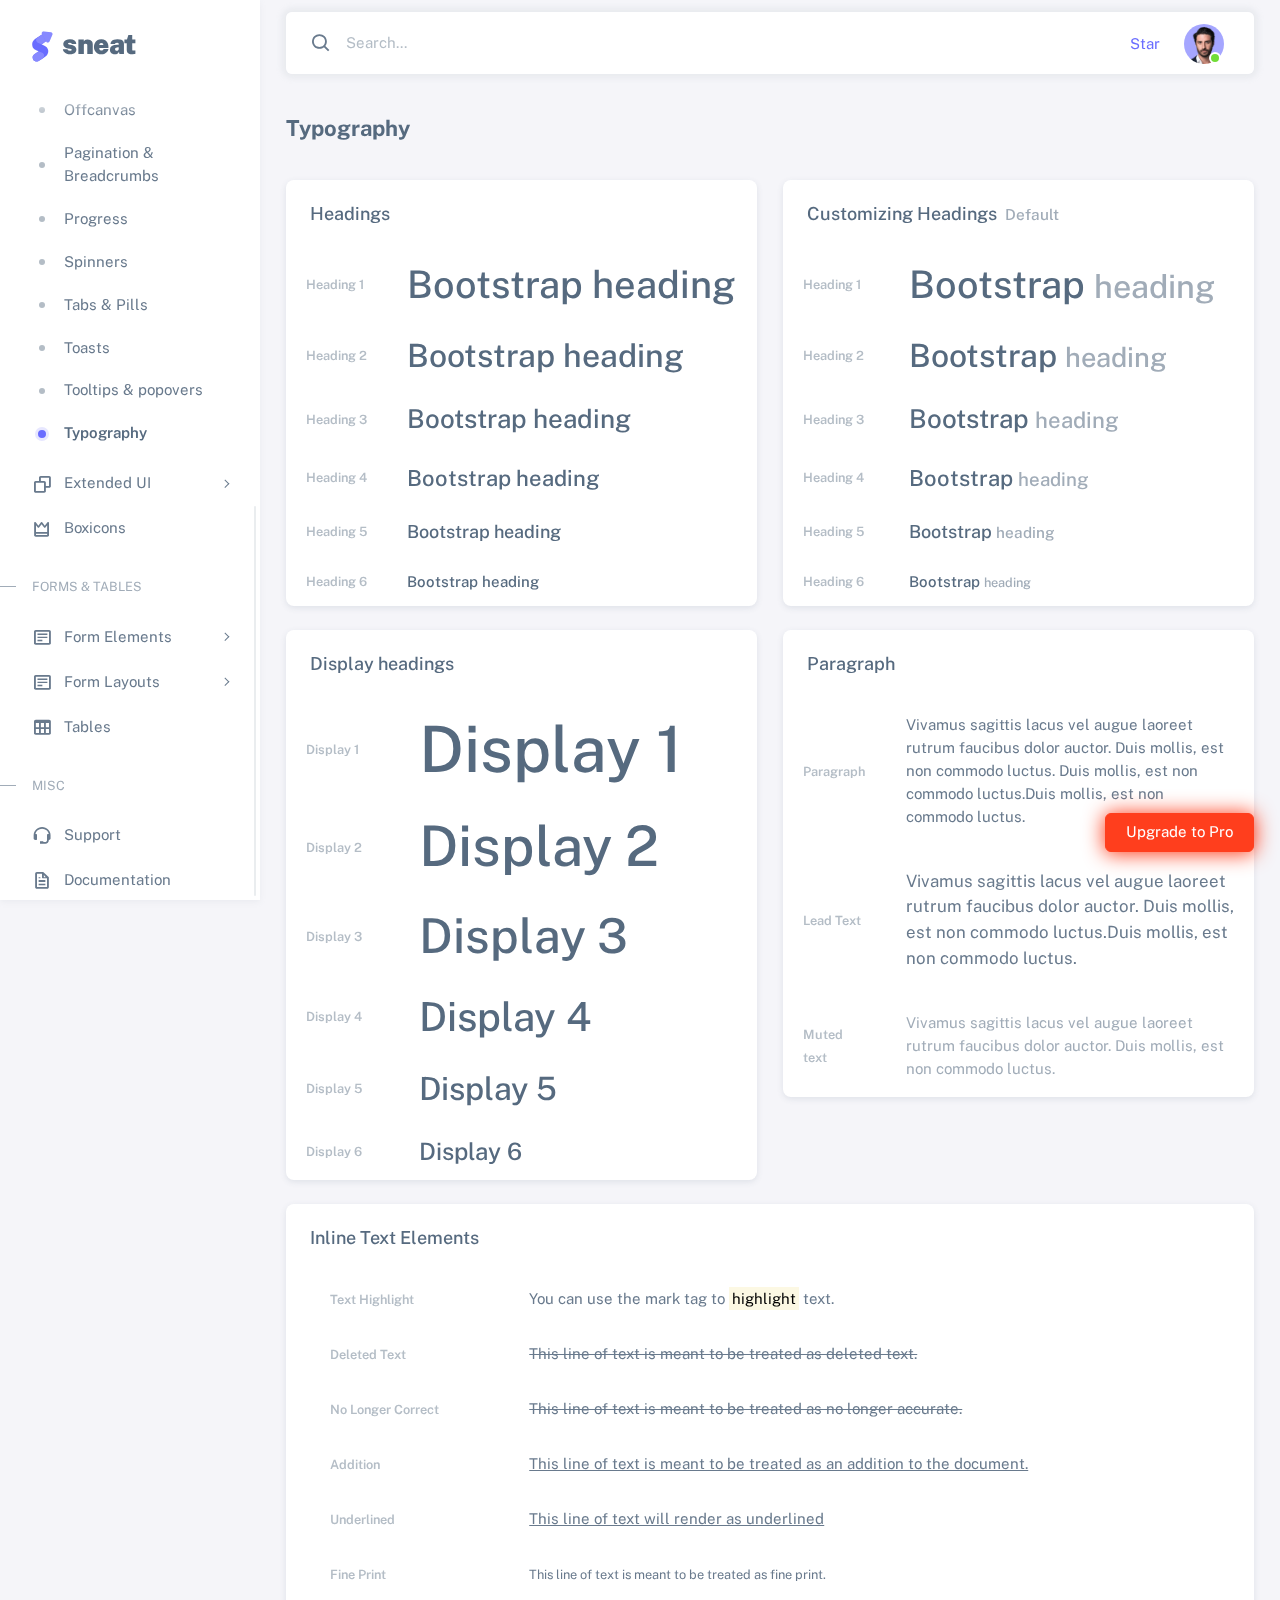
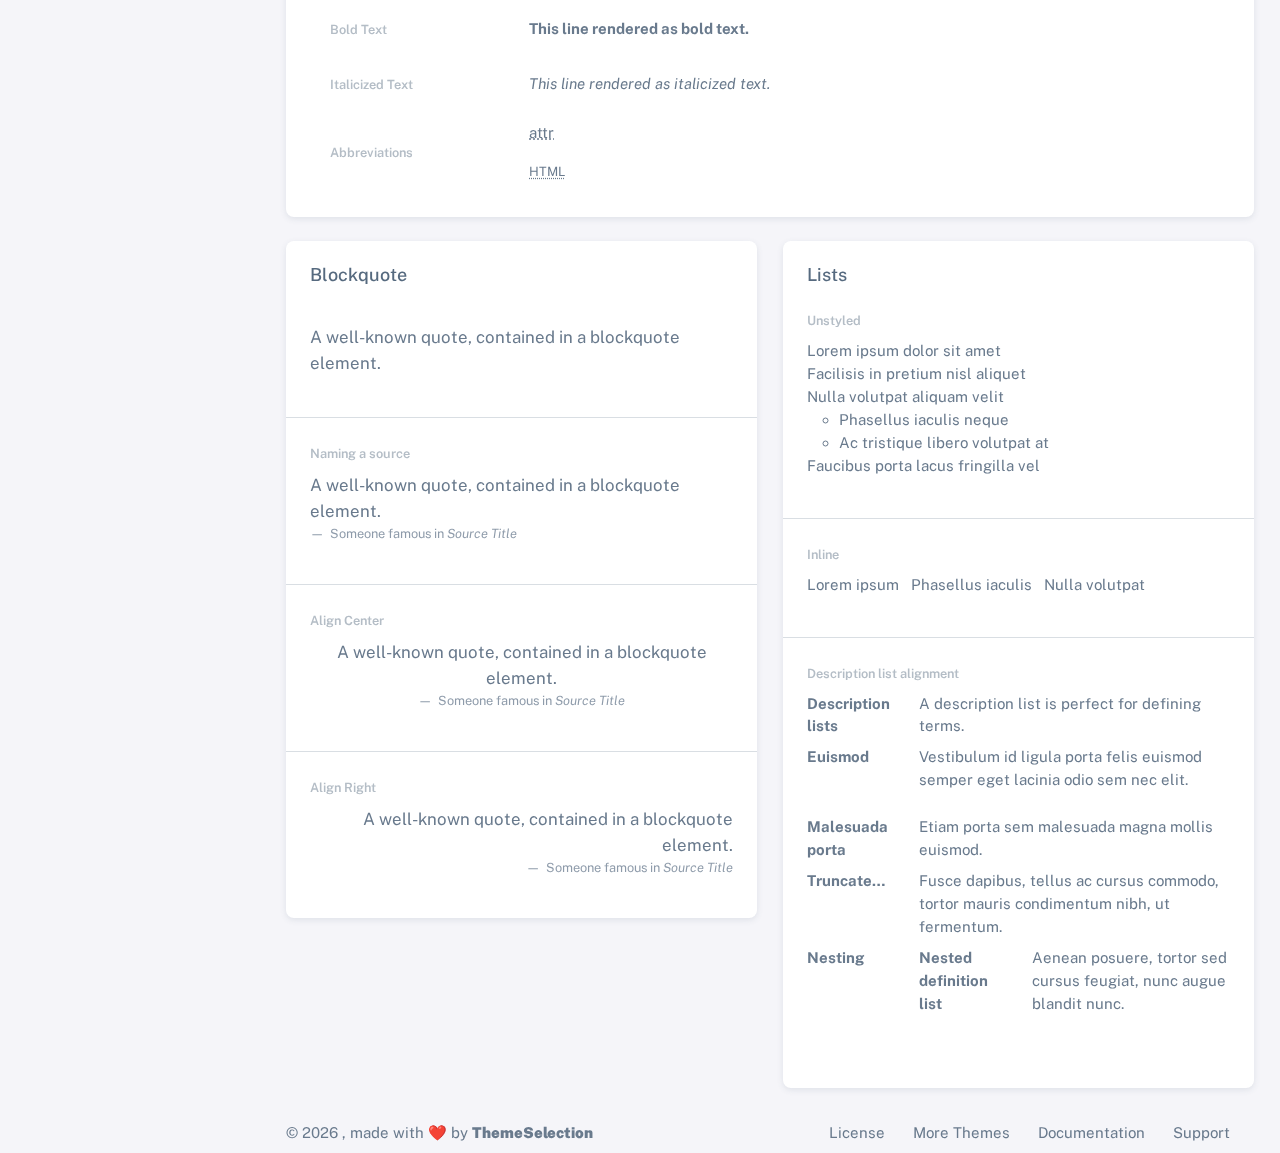
<file: ui-typography.html>
<!DOCTYPE html>

<!-- =========================================================
* Sneat - Bootstrap 5 HTML Admin Template - Pro | v1.0.0
==============================================================

* Product Page: https://themeselection.com/products/sneat-bootstrap-html-admin-template/
* Created by: ThemeSelection
* License: You must have a valid license purchased in order to legally use the theme for your project.
* Copyright ThemeSelection (https://themeselection.com)

=========================================================
 -->
<!-- beautify ignore:start -->
<html
  lang="en"
  class="light-style layout-menu-fixed"
  dir="ltr"
  data-theme="theme-default"
  data-assets-path="../assets/"
  data-template="vertical-menu-template-free"
>
  <head>
    <meta charset="utf-8" />
    <meta
      name="viewport"
      content="width=device-width, initial-scale=1.0, user-scalable=no, minimum-scale=1.0, maximum-scale=1.0"
    />

    <title>Typography - UI elements | Sneat - Bootstrap 5 HTML Admin Template - Pro</title>

    <meta name="description" content="" />

    <!-- Favicon -->
    <link rel="icon" type="image/x-icon" href="assets/img/favicon/favicon.ico" />

    <!-- Fonts -->
    <link rel="preconnect" href="https://fonts.googleapis.com" />
    <link rel="preconnect" href="https://fonts.gstatic.com" crossorigin />
    <link
      href="https://fonts.googleapis.com/css2?family=Public+Sans:ital,wght@0,300;0,400;0,500;0,600;0,700;1,300;1,400;1,500;1,600;1,700&display=swap"
      rel="stylesheet"
    />

    <!-- Icons. Uncomment required icon fonts -->
    <link rel="stylesheet" href="assets/vendor/fonts/boxicons.css" />

    <!-- Core CSS -->
    <link rel="stylesheet" href="assets/vendor/css/core.css" class="template-customizer-core-css" />
    <link rel="stylesheet" href="assets/vendor/css/theme-default.css" class="template-customizer-theme-css" />
    <link rel="stylesheet" href="assets/css/demo.css" />

    <!-- Vendors CSS -->
    <link rel="stylesheet" href="assets/vendor/libs/perfect-scrollbar/perfect-scrollbar.css" />

    <!-- Page CSS -->

    <!-- Helpers -->
    <script src="assets/vendor/js/helpers.js"></script>

    <!--! Template customizer & Theme config files MUST be included after core stylesheets and helpers.js in the <head> section -->
    <!--? Config:  Mandatory theme config file contain global vars & default theme options, Set your preferred theme option in this file.  -->
    <script src="assets/js/config.js"></script>
  </head>

  <body>
    <!-- Layout wrapper -->
    <div class="layout-wrapper layout-content-navbar">
      <div class="layout-container">
        <!-- Menu -->

        <aside id="layout-menu" class="layout-menu menu-vertical menu bg-menu-theme">
          <div class="app-brand demo">
            <a href="index.html" class="app-brand-link">
              <span class="app-brand-logo demo">
                <svg
                  width="25"
                  viewBox="0 0 25 42"
                  version="1.1"
                  xmlns="http://www.w3.org/2000/svg"
                  xmlns:xlink="http://www.w3.org/1999/xlink"
                >
                  <defs>
                    <path
                      d="M13.7918663,0.358365126 L3.39788168,7.44174259 C0.566865006,9.69408886 -0.379795268,12.4788597 0.557900856,15.7960551 C0.68998853,16.2305145 1.09562888,17.7872135 3.12357076,19.2293357 C3.8146334,19.7207684 5.32369333,20.3834223 7.65075054,21.2172976 L7.59773219,21.2525164 L2.63468769,24.5493413 C0.445452254,26.3002124 0.0884951797,28.5083815 1.56381646,31.1738486 C2.83770406,32.8170431 5.20850219,33.2640127 7.09180128,32.5391577 C8.347334,32.0559211 11.4559176,30.0011079 16.4175519,26.3747182 C18.0338572,24.4997857 18.6973423,22.4544883 18.4080071,20.2388261 C17.963753,17.5346866 16.1776345,15.5799961 13.0496516,14.3747546 L10.9194936,13.4715819 L18.6192054,7.984237 L13.7918663,0.358365126 Z"
                      id="path-1"
                    ></path>
                    <path
                      d="M5.47320593,6.00457225 C4.05321814,8.216144 4.36334763,10.0722806 6.40359441,11.5729822 C8.61520715,12.571656 10.0999176,13.2171421 10.8577257,13.5094407 L15.5088241,14.433041 L18.6192054,7.984237 C15.5364148,3.11535317 13.9273018,0.573395879 13.7918663,0.358365126 C13.5790555,0.511491653 10.8061687,2.3935607 5.47320593,6.00457225 Z"
                      id="path-3"
                    ></path>
                    <path
                      d="M7.50063644,21.2294429 L12.3234468,23.3159332 C14.1688022,24.7579751 14.397098,26.4880487 13.008334,28.506154 C11.6195701,30.5242593 10.3099883,31.790241 9.07958868,32.3040991 C5.78142938,33.4346997 4.13234973,34 4.13234973,34 C4.13234973,34 2.75489982,33.0538207 2.37032616e-14,31.1614621 C-0.55822714,27.8186216 -0.55822714,26.0572515 -4.05231404e-15,25.8773518 C0.83734071,25.6075023 2.77988457,22.8248993 3.3049379,22.52991 C3.65497346,22.3332504 5.05353963,21.8997614 7.50063644,21.2294429 Z"
                      id="path-4"
                    ></path>
                    <path
                      d="M20.6,7.13333333 L25.6,13.8 C26.2627417,14.6836556 26.0836556,15.9372583 25.2,16.6 C24.8538077,16.8596443 24.4327404,17 24,17 L14,17 C12.8954305,17 12,16.1045695 12,15 C12,14.5672596 12.1403557,14.1461923 12.4,13.8 L17.4,7.13333333 C18.0627417,6.24967773 19.3163444,6.07059163 20.2,6.73333333 C20.3516113,6.84704183 20.4862915,6.981722 20.6,7.13333333 Z"
                      id="path-5"
                    ></path>
                  </defs>
                  <g id="g-app-brand" stroke="none" stroke-width="1" fill="none" fill-rule="evenodd">
                    <g id="Brand-Logo" transform="translate(-27.000000, -15.000000)">
                      <g id="Icon" transform="translate(27.000000, 15.000000)">
                        <g id="Mask" transform="translate(0.000000, 8.000000)">
                          <mask id="mask-2" fill="white">
                            <use xlink:href="#path-1"></use>
                          </mask>
                          <use fill="#696cff" xlink:href="#path-1"></use>
                          <g id="Path-3" mask="url(#mask-2)">
                            <use fill="#696cff" xlink:href="#path-3"></use>
                            <use fill-opacity="0.2" fill="#FFFFFF" xlink:href="#path-3"></use>
                          </g>
                          <g id="Path-4" mask="url(#mask-2)">
                            <use fill="#696cff" xlink:href="#path-4"></use>
                            <use fill-opacity="0.2" fill="#FFFFFF" xlink:href="#path-4"></use>
                          </g>
                        </g>
                        <g
                          id="Triangle"
                          transform="translate(19.000000, 11.000000) rotate(-300.000000) translate(-19.000000, -11.000000) "
                        >
                          <use fill="#696cff" xlink:href="#path-5"></use>
                          <use fill-opacity="0.2" fill="#FFFFFF" xlink:href="#path-5"></use>
                        </g>
                      </g>
                    </g>
                  </g>
                </svg>
              </span>
              <span class="app-brand-text demo menu-text fw-bolder ms-2">Sneat</span>
            </a>

            <a href="javascript:void(0);" class="layout-menu-toggle menu-link text-large ms-auto d-block d-xl-none">
              <i class="bx bx-chevron-left bx-sm align-middle"></i>
            </a>
          </div>

          <div class="menu-inner-shadow"></div>

          <ul class="menu-inner py-1">
            <!-- Dashboard -->
            <li class="menu-item">
              <a href="index.html" class="menu-link">
                <i class="menu-icon tf-icons bx bx-home-circle"></i>
                <div data-i18n="Analytics">Dashboard</div>
              </a>
            </li>

            <!-- Layouts -->
            <li class="menu-item">
              <a href="javascript:void(0);" class="menu-link menu-toggle">
                <i class="menu-icon tf-icons bx bx-layout"></i>
                <div data-i18n="Layouts">Layouts</div>
              </a>

              <ul class="menu-sub">
                <li class="menu-item">
                  <a href="layouts-without-menu.html" class="menu-link">
                    <div data-i18n="Without menu">Without menu</div>
                  </a>
                </li>
                <li class="menu-item">
                  <a href="layouts-without-navbar.html" class="menu-link">
                    <div data-i18n="Without navbar">Without navbar</div>
                  </a>
                </li>
                <li class="menu-item">
                  <a href="layouts-container.html" class="menu-link">
                    <div data-i18n="Container">Container</div>
                  </a>
                </li>
                <li class="menu-item">
                  <a href="layouts-fluid.html" class="menu-link">
                    <div data-i18n="Fluid">Fluid</div>
                  </a>
                </li>
                <li class="menu-item">
                  <a href="layouts-blank.html" class="menu-link">
                    <div data-i18n="Blank">Blank</div>
                  </a>
                </li>
              </ul>
            </li>

            <li class="menu-header small text-uppercase">
              <span class="menu-header-text">Pages</span>
            </li>
            <li class="menu-item">
              <a href="javascript:void(0);" class="menu-link menu-toggle">
                <i class="menu-icon tf-icons bx bx-dock-top"></i>
                <div data-i18n="Account Settings">Account Settings</div>
              </a>
              <ul class="menu-sub">
                <li class="menu-item">
                  <a href="pages-account-settings-account.html" class="menu-link">
                    <div data-i18n="Account">Account</div>
                  </a>
                </li>
                <li class="menu-item">
                  <a href="pages-account-settings-notifications.html" class="menu-link">
                    <div data-i18n="Notifications">Notifications</div>
                  </a>
                </li>
                <li class="menu-item">
                  <a href="pages-account-settings-connections.html" class="menu-link">
                    <div data-i18n="Connections">Connections</div>
                  </a>
                </li>
              </ul>
            </li>
            <li class="menu-item">
              <a href="javascript:void(0);" class="menu-link menu-toggle">
                <i class="menu-icon tf-icons bx bx-lock-open-alt"></i>
                <div data-i18n="Authentications">Authentications</div>
              </a>
              <ul class="menu-sub">
                <li class="menu-item">
                  <a href="auth-login-basic.html" class="menu-link" target="_blank">
                    <div data-i18n="Basic">Login</div>
                  </a>
                </li>
                <li class="menu-item">
                  <a href="auth-register-basic.html" class="menu-link" target="_blank">
                    <div data-i18n="Basic">Register</div>
                  </a>
                </li>
                <li class="menu-item">
                  <a href="auth-forgot-password-basic.html" class="menu-link" target="_blank">
                    <div data-i18n="Basic">Forgot Password</div>
                  </a>
                </li>
              </ul>
            </li>
            <li class="menu-item">
              <a href="javascript:void(0);" class="menu-link menu-toggle">
                <i class="menu-icon tf-icons bx bx-cube-alt"></i>
                <div data-i18n="Misc">Misc</div>
              </a>
              <ul class="menu-sub">
                <li class="menu-item">
                  <a href="pages-misc-error.html" class="menu-link">
                    <div data-i18n="Error">Error</div>
                  </a>
                </li>
                <li class="menu-item">
                  <a href="pages-misc-under-maintenance.html" class="menu-link">
                    <div data-i18n="Under Maintenance">Under Maintenance</div>
                  </a>
                </li>
              </ul>
            </li>
            <!-- Components -->
            <li class="menu-header small text-uppercase"><span class="menu-header-text">Components</span></li>
            <!-- Cards -->
            <li class="menu-item">
              <a href="cards-basic.html" class="menu-link">
                <i class="menu-icon tf-icons bx bx-collection"></i>
                <div data-i18n="Basic">Cards</div>
              </a>
            </li>
            <!-- User interface -->
            <li class="menu-item active open">
              <a href="javascript:void(0)" class="menu-link menu-toggle">
                <i class="menu-icon tf-icons bx bx-box"></i>
                <div data-i18n="User interface">User interface</div>
              </a>
              <ul class="menu-sub">
                <li class="menu-item">
                  <a href="ui-accordion.html" class="menu-link">
                    <div data-i18n="Accordion">Accordion</div>
                  </a>
                </li>
                <li class="menu-item">
                  <a href="ui-alerts.html" class="menu-link">
                    <div data-i18n="Alerts">Alerts</div>
                  </a>
                </li>
                <li class="menu-item">
                  <a href="ui-badges.html" class="menu-link">
                    <div data-i18n="Badges">Badges</div>
                  </a>
                </li>
                <li class="menu-item">
                  <a href="ui-buttons.html" class="menu-link">
                    <div data-i18n="Buttons">Buttons</div>
                  </a>
                </li>
                <li class="menu-item">
                  <a href="ui-carousel.html" class="menu-link">
                    <div data-i18n="Carousel">Carousel</div>
                  </a>
                </li>
                <li class="menu-item">
                  <a href="ui-collapse.html" class="menu-link">
                    <div data-i18n="Collapse">Collapse</div>
                  </a>
                </li>
                <li class="menu-item">
                  <a href="ui-dropdowns.html" class="menu-link">
                    <div data-i18n="Dropdowns">Dropdowns</div>
                  </a>
                </li>
                <li class="menu-item">
                  <a href="ui-footer.html" class="menu-link">
                    <div data-i18n="Footer">Footer</div>
                  </a>
                </li>
                <li class="menu-item">
                  <a href="ui-list-groups.html" class="menu-link">
                    <div data-i18n="List Groups">List groups</div>
                  </a>
                </li>
                <li class="menu-item">
                  <a href="ui-modals.html" class="menu-link">
                    <div data-i18n="Modals">Modals</div>
                  </a>
                </li>
                <li class="menu-item">
                  <a href="ui-navbar.html" class="menu-link">
                    <div data-i18n="Navbar">Navbar</div>
                  </a>
                </li>
                <li class="menu-item">
                  <a href="ui-offcanvas.html" class="menu-link">
                    <div data-i18n="Offcanvas">Offcanvas</div>
                  </a>
                </li>
                <li class="menu-item">
                  <a href="ui-pagination-breadcrumbs.html" class="menu-link">
                    <div data-i18n="Pagination &amp; Breadcrumbs">Pagination &amp; Breadcrumbs</div>
                  </a>
                </li>
                <li class="menu-item">
                  <a href="ui-progress.html" class="menu-link">
                    <div data-i18n="Progress">Progress</div>
                  </a>
                </li>
                <li class="menu-item">
                  <a href="ui-spinners.html" class="menu-link">
                    <div data-i18n="Spinners">Spinners</div>
                  </a>
                </li>
                <li class="menu-item">
                  <a href="ui-tabs-pills.html" class="menu-link">
                    <div data-i18n="Tabs &amp; Pills">Tabs &amp; Pills</div>
                  </a>
                </li>
                <li class="menu-item">
                  <a href="ui-toasts.html" class="menu-link">
                    <div data-i18n="Toasts">Toasts</div>
                  </a>
                </li>
                <li class="menu-item">
                  <a href="ui-tooltips-popovers.html" class="menu-link">
                    <div data-i18n="Tooltips & Popovers">Tooltips &amp; popovers</div>
                  </a>
                </li>
                <li class="menu-item active">
                  <a href="ui-typography.html" class="menu-link">
                    <div data-i18n="Typography">Typography</div>
                  </a>
                </li>
              </ul>
            </li>

            <!-- Extended components -->
            <li class="menu-item">
              <a href="javascript:void(0)" class="menu-link menu-toggle">
                <i class="menu-icon tf-icons bx bx-copy"></i>
                <div data-i18n="Extended UI">Extended UI</div>
              </a>
              <ul class="menu-sub">
                <li class="menu-item">
                  <a href="extended-ui-perfect-scrollbar.html" class="menu-link">
                    <div data-i18n="Perfect Scrollbar">Perfect scrollbar</div>
                  </a>
                </li>
                <li class="menu-item">
                  <a href="extended-ui-text-divider.html" class="menu-link">
                    <div data-i18n="Text Divider">Text Divider</div>
                  </a>
                </li>
              </ul>
            </li>

            <li class="menu-item">
              <a href="icons-boxicons.html" class="menu-link">
                <i class="menu-icon tf-icons bx bx-crown"></i>
                <div data-i18n="Boxicons">Boxicons</div>
              </a>
            </li>

            <!-- Forms & Tables -->
            <li class="menu-header small text-uppercase"><span class="menu-header-text">Forms &amp; Tables</span></li>
            <!-- Forms -->
            <li class="menu-item">
              <a href="javascript:void(0);" class="menu-link menu-toggle">
                <i class="menu-icon tf-icons bx bx-detail"></i>
                <div data-i18n="Form Elements">Form Elements</div>
              </a>
              <ul class="menu-sub">
                <li class="menu-item">
                  <a href="forms-basic-inputs.html" class="menu-link">
                    <div data-i18n="Basic Inputs">Basic Inputs</div>
                  </a>
                </li>
                <li class="menu-item">
                  <a href="forms-input-groups.html" class="menu-link">
                    <div data-i18n="Input groups">Input groups</div>
                  </a>
                </li>
              </ul>
            </li>
            <li class="menu-item">
              <a href="javascript:void(0);" class="menu-link menu-toggle">
                <i class="menu-icon tf-icons bx bx-detail"></i>
                <div data-i18n="Form Layouts">Form Layouts</div>
              </a>
              <ul class="menu-sub">
                <li class="menu-item">
                  <a href="form-layouts-vertical.html" class="menu-link">
                    <div data-i18n="Vertical Form">Vertical Form</div>
                  </a>
                </li>
                <li class="menu-item">
                  <a href="form-layouts-horizontal.html" class="menu-link">
                    <div data-i18n="Horizontal Form">Horizontal Form</div>
                  </a>
                </li>
              </ul>
            </li>
            <!-- Tables -->
            <li class="menu-item">
              <a href="tables-basic.html" class="menu-link">
                <i class="menu-icon tf-icons bx bx-table"></i>
                <div data-i18n="Tables">Tables</div>
              </a>
            </li>
            <!-- Misc -->
            <li class="menu-header small text-uppercase"><span class="menu-header-text">Misc</span></li>
            <li class="menu-item">
              <a
                href="https://github.com/themeselection/sneat-html-admin-template-free/issues"
                target="_blank"
                class="menu-link"
              >
                <i class="menu-icon tf-icons bx bx-support"></i>
                <div data-i18n="Support">Support</div>
              </a>
            </li>
            <li class="menu-item">
              <a
                href="https://themeselection.com/demo/sneat-bootstrap-html-admin-template/documentation/"
                target="_blank"
                class="menu-link"
              >
                <i class="menu-icon tf-icons bx bx-file"></i>
                <div data-i18n="Documentation">Documentation</div>
              </a>
            </li>
          </ul>
        </aside>
        <!-- / Menu -->

        <!-- Layout container -->
        <div class="layout-page">
          <!-- Navbar -->

          <nav
            class="layout-navbar container-xxl navbar navbar-expand-xl navbar-detached align-items-center bg-navbar-theme"
            id="layout-navbar"
          >
            <div class="layout-menu-toggle navbar-nav align-items-xl-center me-3 me-xl-0 d-xl-none">
              <a class="nav-item nav-link px-0 me-xl-4" href="javascript:void(0)">
                <i class="bx bx-menu bx-sm"></i>
              </a>
            </div>

            <div class="navbar-nav-right d-flex align-items-center" id="navbar-collapse">
              <!-- Search -->
              <div class="navbar-nav align-items-center">
                <div class="nav-item d-flex align-items-center">
                  <i class="bx bx-search fs-4 lh-0"></i>
                  <input
                    type="text"
                    class="form-control border-0 shadow-none"
                    placeholder="Search..."
                    aria-label="Search..."
                  />
                </div>
              </div>
              <!-- /Search -->

              <ul class="navbar-nav flex-row align-items-center ms-auto">
                <!-- Place this tag where you want the button to render. -->
                <li class="nav-item lh-1 me-3">
                  <a
                    class="github-button"
                    href="https://github.com/themeselection/sneat-html-admin-template-free"
                    data-icon="octicon-star"
                    data-size="large"
                    data-show-count="true"
                    aria-label="Star themeselection/sneat-html-admin-template-free on GitHub"
                    >Star</a
                  >
                </li>

                <!-- User -->
                <li class="nav-item navbar-dropdown dropdown-user dropdown">
                  <a class="nav-link dropdown-toggle hide-arrow" href="javascript:void(0);" data-bs-toggle="dropdown">
                    <div class="avatar avatar-online">
                      <img src="assets/img/avatars/1.png" alt class="w-px-40 h-auto rounded-circle" />
                    </div>
                  </a>
                  <ul class="dropdown-menu dropdown-menu-end">
                    <li>
                      <a class="dropdown-item" href="#">
                        <div class="d-flex">
                          <div class="flex-shrink-0 me-3">
                            <div class="avatar avatar-online">
                              <img src="assets/img/avatars/1.png" alt class="w-px-40 h-auto rounded-circle" />
                            </div>
                          </div>
                          <div class="flex-grow-1">
                            <span class="fw-semibold d-block">John Doe</span>
                            <small class="text-muted">Admin</small>
                          </div>
                        </div>
                      </a>
                    </li>
                    <li>
                      <div class="dropdown-divider"></div>
                    </li>
                    <li>
                      <a class="dropdown-item" href="#">
                        <i class="bx bx-user me-2"></i>
                        <span class="align-middle">My Profile</span>
                      </a>
                    </li>
                    <li>
                      <a class="dropdown-item" href="#">
                        <i class="bx bx-cog me-2"></i>
                        <span class="align-middle">Settings</span>
                      </a>
                    </li>
                    <li>
                      <a class="dropdown-item" href="#">
                        <span class="d-flex align-items-center align-middle">
                          <i class="flex-shrink-0 bx bx-credit-card me-2"></i>
                          <span class="flex-grow-1 align-middle">Billing</span>
                          <span class="flex-shrink-0 badge badge-center rounded-pill bg-danger w-px-20 h-px-20">4</span>
                        </span>
                      </a>
                    </li>
                    <li>
                      <div class="dropdown-divider"></div>
                    </li>
                    <li>
                      <a class="dropdown-item" href="auth-login-basic.html">
                        <i class="bx bx-power-off me-2"></i>
                        <span class="align-middle">Log Out</span>
                      </a>
                    </li>
                  </ul>
                </li>
                <!--/ User -->
              </ul>
            </div>
          </nav>

          <!-- / Navbar -->

          <!-- Content wrapper -->
          <div class="content-wrapper">
            <!-- Content -->

            <div class="container-xxl flex-grow-1 container-p-y">
              <h4 class="fw-bold py-3 mb-4">Typography</h4>

              <div class="row">
                <!-- Headings -->
                <div class="col-lg">
                  <div class="card mb-4">
                    <h5 class="card-header">Headings</h5>
                    <table class="table table-borderless">
                      <tbody>
                        <tr>
                          <td class="align-middle"><small class="text-light fw-semibold">Heading 1</small></td>
                          <td class="py-3">
                            <h1 class="mb-0">Bootstrap heading</h1>
                          </td>
                        </tr>
                        <tr>
                          <td class="align-middle"><small class="text-light fw-semibold">Heading 2</small></td>
                          <td class="py-3">
                            <h2 class="mb-0">Bootstrap heading</h2>
                          </td>
                        </tr>
                        <tr>
                          <td><small class="text-light fw-semibold">Heading 3</small></td>
                          <td class="py-3">
                            <h3 class="mb-0">Bootstrap heading</h3>
                          </td>
                        </tr>
                        <tr>
                          <td><small class="text-light fw-semibold">Heading 4</small></td>
                          <td class="py-3">
                            <h4 class="mb-0">Bootstrap heading</h4>
                          </td>
                        </tr>
                        <tr>
                          <td><small class="text-light fw-semibold">Heading 5</small></td>
                          <td class="py-3">
                            <h5 class="mb-0">Bootstrap heading</h5>
                          </td>
                        </tr>
                        <tr>
                          <td><small class="text-light fw-semibold">Heading 6</small></td>
                          <td class="py-3">
                            <h6 class="mb-0">Bootstrap heading</h6>
                          </td>
                        </tr>
                      </tbody>
                    </table>
                  </div>
                </div>
                <!-- Customizing headings -->
                <div class="col-lg">
                  <div class="card mb-4">
                    <h5 class="card-header">Customizing Headings <small class="text-muted ms-1">Default</small></h5>
                    <table class="table table-borderless">
                      <tbody>
                        <tr>
                          <td class="align-middle"><small class="text-light fw-semibold">Heading 1</small></td>
                          <td class="py-3">
                            <h1 class="mb-0">Bootstrap <small class="text-muted">heading</small></h1>
                          </td>
                        </tr>
                        <tr>
                          <td class="align-middle"><small class="text-light fw-semibold">Heading 2</small></td>
                          <td class="py-3">
                            <h2 class="mb-0">Bootstrap <small class="text-muted">heading</small></h2>
                          </td>
                        </tr>
                        <tr>
                          <td><small class="text-light fw-semibold">Heading 3</small></td>
                          <td class="py-3">
                            <h3 class="mb-0">Bootstrap <small class="text-muted">heading</small></h3>
                          </td>
                        </tr>
                        <tr>
                          <td><small class="text-light fw-semibold">Heading 4</small></td>
                          <td class="py-3">
                            <h4 class="mb-0">Bootstrap <small class="text-muted">heading</small></h4>
                          </td>
                        </tr>
                        <tr>
                          <td><small class="text-light fw-semibold">Heading 5</small></td>
                          <td class="py-3">
                            <h5 class="mb-0">Bootstrap <small class="text-muted">heading</small></h5>
                          </td>
                        </tr>
                        <tr>
                          <td><small class="text-light fw-semibold">Heading 6</small></td>
                          <td class="py-3">
                            <h6 class="mb-0">Bootstrap <small class="text-muted">heading</small></h6>
                          </td>
                        </tr>
                      </tbody>
                    </table>
                  </div>
                </div>
              </div>

              <div class="row">
                <!-- Display headings -->
                <div class="col-lg">
                  <div class="card mb-4">
                    <h5 class="card-header">Display headings</h5>
                    <table class="table table-borderless">
                      <tbody>
                        <tr>
                          <td class="align-middle"><small class="text-light fw-semibold">Display 1</small></td>
                          <td class="py-3">
                            <h1 class="display-1 mb-0">Display 1</h1>
                          </td>
                        </tr>
                        <tr>
                          <td class="align-middle"><small class="text-light fw-semibold">Display 2</small></td>
                          <td class="py-3">
                            <h1 class="display-2 mb-0">Display 2</h1>
                          </td>
                        </tr>
                        <tr>
                          <td class="align-middle"><small class="text-light fw-semibold">Display 3</small></td>
                          <td class="py-3">
                            <h1 class="display-3 mb-0">Display 3</h1>
                          </td>
                        </tr>
                        <tr>
                          <td class="align-middle"><small class="text-light fw-semibold">Display 4</small></td>
                          <td class="py-3">
                            <h1 class="display-4 mb-0">Display 4</h1>
                          </td>
                        </tr>
                        <tr>
                          <td class="align-middle"><small class="text-light fw-semibold">Display 5</small></td>
                          <td class="py-3">
                            <h1 class="display-5 mb-0">Display 5</h1>
                          </td>
                        </tr>
                        <tr>
                          <td class="align-middle"><small class="text-light fw-semibold">Display 6</small></td>
                          <td class="py-3">
                            <h1 class="display-6 mb-0">Display 6</h1>
                          </td>
                        </tr>
                      </tbody>
                    </table>
                  </div>
                </div>
                <!-- Paragraph -->
                <div class="col-lg">
                  <div class="card mb-4">
                    <h5 class="card-header">Paragraph</h5>
                    <table class="table table-borderless">
                      <tbody>
                        <tr>
                          <td class="align-middle"><small class="text-light fw-semibold">Paragraph</small></td>
                          <td class="py-3">
                            <p class="mb-0">
                              Vivamus sagittis lacus vel augue laoreet rutrum faucibus dolor auctor. Duis mollis, est
                              non commodo luctus. Duis mollis, est non commodo luctus.Duis mollis, est non commodo
                              luctus.
                            </p>
                          </td>
                        </tr>
                        <tr>
                          <td class="align-middle"><small class="text-light fw-semibold">Lead Text</small></td>
                          <td class="py-4">
                            <p class="lead mb-0">
                              Vivamus sagittis lacus vel augue laoreet rutrum faucibus dolor auctor. Duis mollis, est
                              non commodo luctus.Duis mollis, est non commodo luctus.
                            </p>
                          </td>
                        </tr>
                        <tr>
                          <td class="align-middle"><small class="text-light fw-semibold">Muted text</small></td>
                          <td class="py-3">
                            <p class="text-muted mb-0">
                              Vivamus sagittis lacus vel augue laoreet rutrum faucibus dolor auctor. Duis mollis, est
                              non commodo luctus.
                            </p>
                          </td>
                        </tr>
                      </tbody>
                    </table>
                  </div>
                </div>
              </div>

              <div class="row">
                <!-- Inline text elements -->
                <div class="col">
                  <div class="card mb-4">
                    <h5 class="card-header">Inline Text Elements</h5>
                    <div class="card-body">
                      <table class="table table-borderless">
                        <tbody>
                          <tr>
                            <td class="align-middle"><small class="text-light fw-semibold">Text Highlight</small></td>
                            <td class="py-3">
                              <p class="mb-0">You can use the mark tag to <mark>highlight</mark> text.</p>
                            </td>
                          </tr>
                          <tr>
                            <td class="align-middle"><small class="text-light fw-semibold">Deleted Text</small></td>
                            <td class="py-3">
                              <p class="mb-0"><del>This line of text is meant to be treated as deleted text.</del></p>
                            </td>
                          </tr>
                          <tr>
                            <td><small class="text-light fw-semibold">No Longer Correct</small></td>
                            <td class="py-3">
                              <p class="mb-0"><s>This line of text is meant to be treated as no longer accurate.</s></p>
                            </td>
                          </tr>
                          <tr>
                            <td><small class="text-light fw-semibold">Addition</small></td>
                            <td class="py-3">
                              <p class="mb-0">
                                <ins>This line of text is meant to be treated as an addition to the document.</ins>
                              </p>
                            </td>
                          </tr>
                          <tr>
                            <td><small class="text-light fw-semibold">Underlined</small></td>
                            <td class="py-3">
                              <p class="mb-0"><u>This line of text will render as underlined</u></p>
                            </td>
                          </tr>
                          <tr>
                            <td><small class="text-light fw-semibold">Fine Print</small></td>
                            <td class="py-3">
                              <p class="mb-0"><small>This line of text is meant to be treated as fine print.</small></p>
                            </td>
                          </tr>
                          <tr>
                            <td><small class="text-light fw-semibold">Bold Text</small></td>
                            <td class="py-3">
                              <p class="mb-0"><strong>This line rendered as bold text.</strong></p>
                            </td>
                          </tr>
                          <tr>
                            <td><small class="text-light fw-semibold">Italicized Text</small></td>
                            <td class="py-3">
                              <p class="mb-0"><em>This line rendered as italicized text.</em></p>
                            </td>
                          </tr>
                          <tr>
                            <td><small class="text-light fw-semibold">Abbreviations</small></td>
                            <td>
                              <p><abbr title="attribute">attr</abbr></p>
                              <p class="mb-0"><abbr title="HyperText Markup Language" class="initialism">HTML</abbr></p>
                            </td>
                          </tr>
                        </tbody>
                      </table>
                    </div>
                  </div>
                </div>
              </div>

              <div class="row">
                <!-- Blockquote -->
                <div class="col-lg">
                  <div class="card mb-4 mb-lg-0">
                    <h5 class="card-header">Blockquote</h5>
                    <div class="card-body">
                      <blockquote class="blockquote mt-3">
                        <p class="mb-0">A well-known quote, contained in a blockquote element.</p>
                      </blockquote>
                    </div>
                    <hr class="m-0" />
                    <div class="card-body">
                      <small class="text-light fw-semibold">Naming a source</small>
                      <figure class="mt-2">
                        <blockquote class="blockquote">
                          <p class="mb-0">A well-known quote, contained in a blockquote element.</p>
                        </blockquote>
                        <figcaption class="blockquote-footer">
                          Someone famous in <cite title="Source Title">Source Title</cite>
                        </figcaption>
                      </figure>
                    </div>
                    <hr class="m-0" />
                    <div class="card-body">
                      <small class="text-light fw-semibold">Align Center</small>
                      <figure class="text-center mt-2">
                        <blockquote class="blockquote">
                          <p class="mb-0">A well-known quote, contained in a blockquote element.</p>
                        </blockquote>
                        <figcaption class="blockquote-footer">
                          Someone famous in <cite title="Source Title">Source Title</cite>
                        </figcaption>
                      </figure>
                    </div>
                    <hr class="m-0" />
                    <div class="card-body">
                      <small class="text-light fw-semibold">Align Right</small>
                      <figure class="text-end mt-2">
                        <blockquote class="blockquote">
                          <p class="mb-0">A well-known quote, contained in a blockquote element.</p>
                        </blockquote>
                        <figcaption class="blockquote-footer">
                          Someone famous in <cite title="Source Title">Source Title</cite>
                        </figcaption>
                      </figure>
                    </div>
                  </div>
                </div>
                <div class="col-lg">
                  <div class="card">
                    <h5 class="card-header">Lists</h5>
                    <div class="card-body">
                      <small class="text-light fw-semibold">Unstyled</small>
                      <ul class="list-unstyled mt-2">
                        <li>Lorem ipsum dolor sit amet</li>
                        <li>Facilisis in pretium nisl aliquet</li>
                        <li>
                          Nulla volutpat aliquam velit
                          <ul>
                            <li>Phasellus iaculis neque</li>
                            <li>Ac tristique libero volutpat at</li>
                          </ul>
                        </li>
                        <li>Faucibus porta lacus fringilla vel</li>
                      </ul>
                    </div>
                    <hr class="m-0" />
                    <div class="card-body">
                      <small class="text-light fw-semibold">Inline</small>
                      <ul class="list-inline mt-2">
                        <li class="list-inline-item">Lorem ipsum</li>
                        <li class="list-inline-item">Phasellus iaculis</li>
                        <li class="list-inline-item">Nulla volutpat</li>
                      </ul>
                    </div>
                    <hr class="m-0" />
                    <div class="card-body">
                      <small class="text-light fw-semibold">Description list alignment</small>
                      <dl class="row mt-2">
                        <dt class="col-sm-3">Description lists</dt>
                        <dd class="col-sm-9">A description list is perfect for defining terms.</dd>

                        <dt class="col-sm-3">Euismod</dt>
                        <dd class="col-sm-9">
                          <p>Vestibulum id ligula porta felis euismod semper eget lacinia odio sem nec elit.</p>
                        </dd>

                        <dt class="col-sm-3">Malesuada porta</dt>
                        <dd class="col-sm-9">Etiam porta sem malesuada magna mollis euismod.</dd>

                        <dt class="col-sm-3 text-truncate">Truncated term is truncated</dt>
                        <dd class="col-sm-9">
                          Fusce dapibus, tellus ac cursus commodo, tortor mauris condimentum nibh, ut fermentum.
                        </dd>

                        <dt class="col-sm-3">Nesting</dt>
                        <dd class="col-sm-9">
                          <dl class="row">
                            <dt class="col-sm-4">Nested definition list</dt>
                            <dd class="col-sm-8">
                              Aenean posuere, tortor sed cursus feugiat, nunc augue blandit nunc.
                            </dd>
                          </dl>
                        </dd>
                      </dl>
                    </div>
                  </div>
                </div>
              </div>
            </div>
            <!-- / Content -->

            <!-- Footer -->
            <footer class="content-footer footer bg-footer-theme">
              <div class="container-xxl d-flex flex-wrap justify-content-between py-2 flex-md-row flex-column">
                <div class="mb-2 mb-md-0">
                  ©
                  <script>
                    document.write(new Date().getFullYear());
                  </script>
                  , made with ❤️ by
                  <a href="https://themeselection.com" target="_blank" class="footer-link fw-bolder">ThemeSelection</a>
                </div>
                <div>
                  <a href="https://themeselection.com/license/" class="footer-link me-4" target="_blank">License</a>
                  <a href="https://themeselection.com/" target="_blank" class="footer-link me-4">More Themes</a>

                  <a
                    href="https://themeselection.com/demo/sneat-bootstrap-html-admin-template/documentation/"
                    target="_blank"
                    class="footer-link me-4"
                    >Documentation</a
                  >

                  <a
                    href="https://github.com/themeselection/sneat-html-admin-template-free/issues"
                    target="_blank"
                    class="footer-link me-4"
                    >Support</a
                  >
                </div>
              </div>
            </footer>
            <!-- / Footer -->

            <div class="content-backdrop fade"></div>
          </div>
          <!-- Content wrapper -->
        </div>
        <!-- / Layout page -->
      </div>

      <!-- Overlay -->
      <div class="layout-overlay layout-menu-toggle"></div>
    </div>
    <!-- / Layout wrapper -->

    <div class="buy-now">
      <a
        href="https://themeselection.com/products/sneat-bootstrap-html-admin-template/"
        target="_blank"
        class="btn btn-danger btn-buy-now"
        >Upgrade to Pro</a
      >
    </div>

    <!-- Core JS -->
    <!-- build:js assets/vendor/js/core.js -->
    <script src="assets/vendor/libs/jquery/jquery.js"></script>
    <script src="assets/vendor/libs/popper/popper.js"></script>
    <script src="assets/vendor/js/bootstrap.js"></script>
    <script src="assets/vendor/libs/perfect-scrollbar/perfect-scrollbar.js"></script>

    <script src="assets/vendor/js/menu.js"></script>
    <!-- endbuild -->

    <!-- Vendors JS -->

    <!-- Main JS -->
    <script src="assets/js/main.js"></script>

    <!-- Page JS -->

    <!-- Place this tag in your head or just before your close body tag. -->
    <script async defer src="https://buttons.github.io/buttons.js"></script>
  </body>
</html>
</file>
